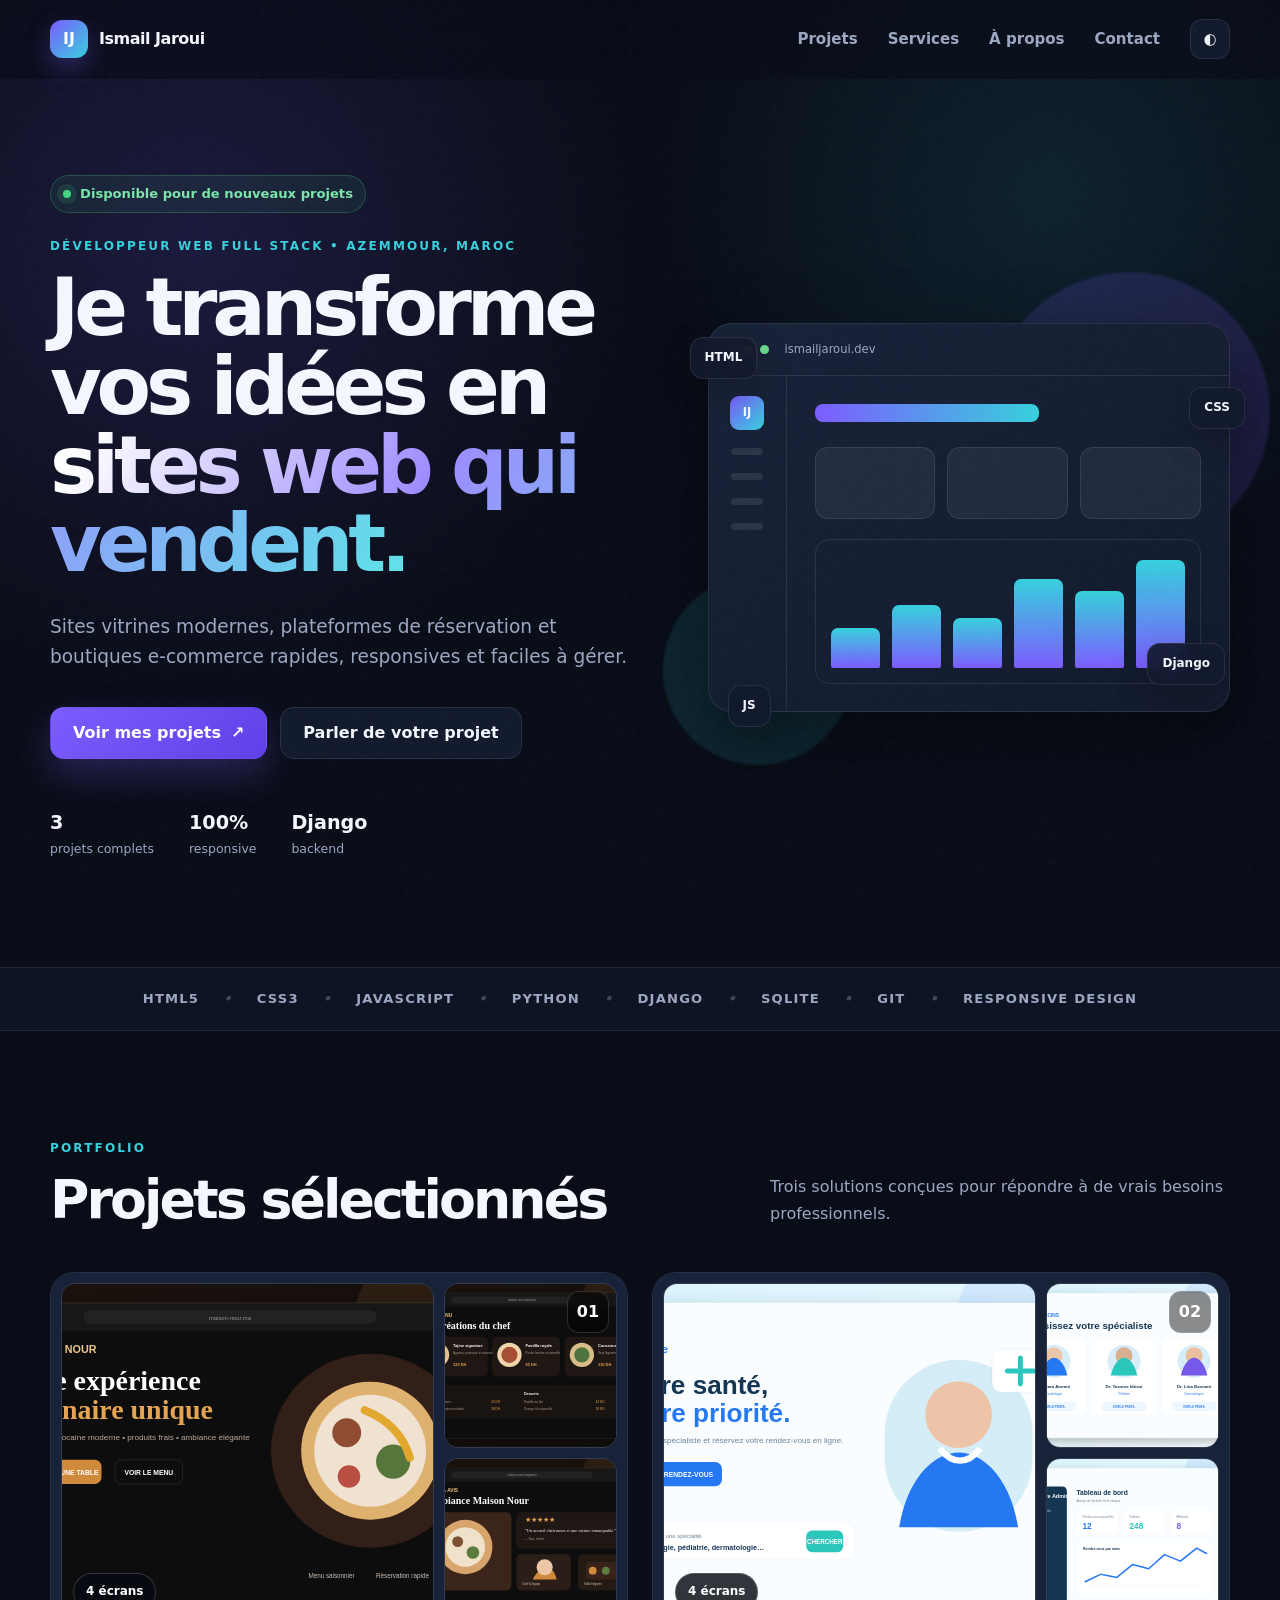
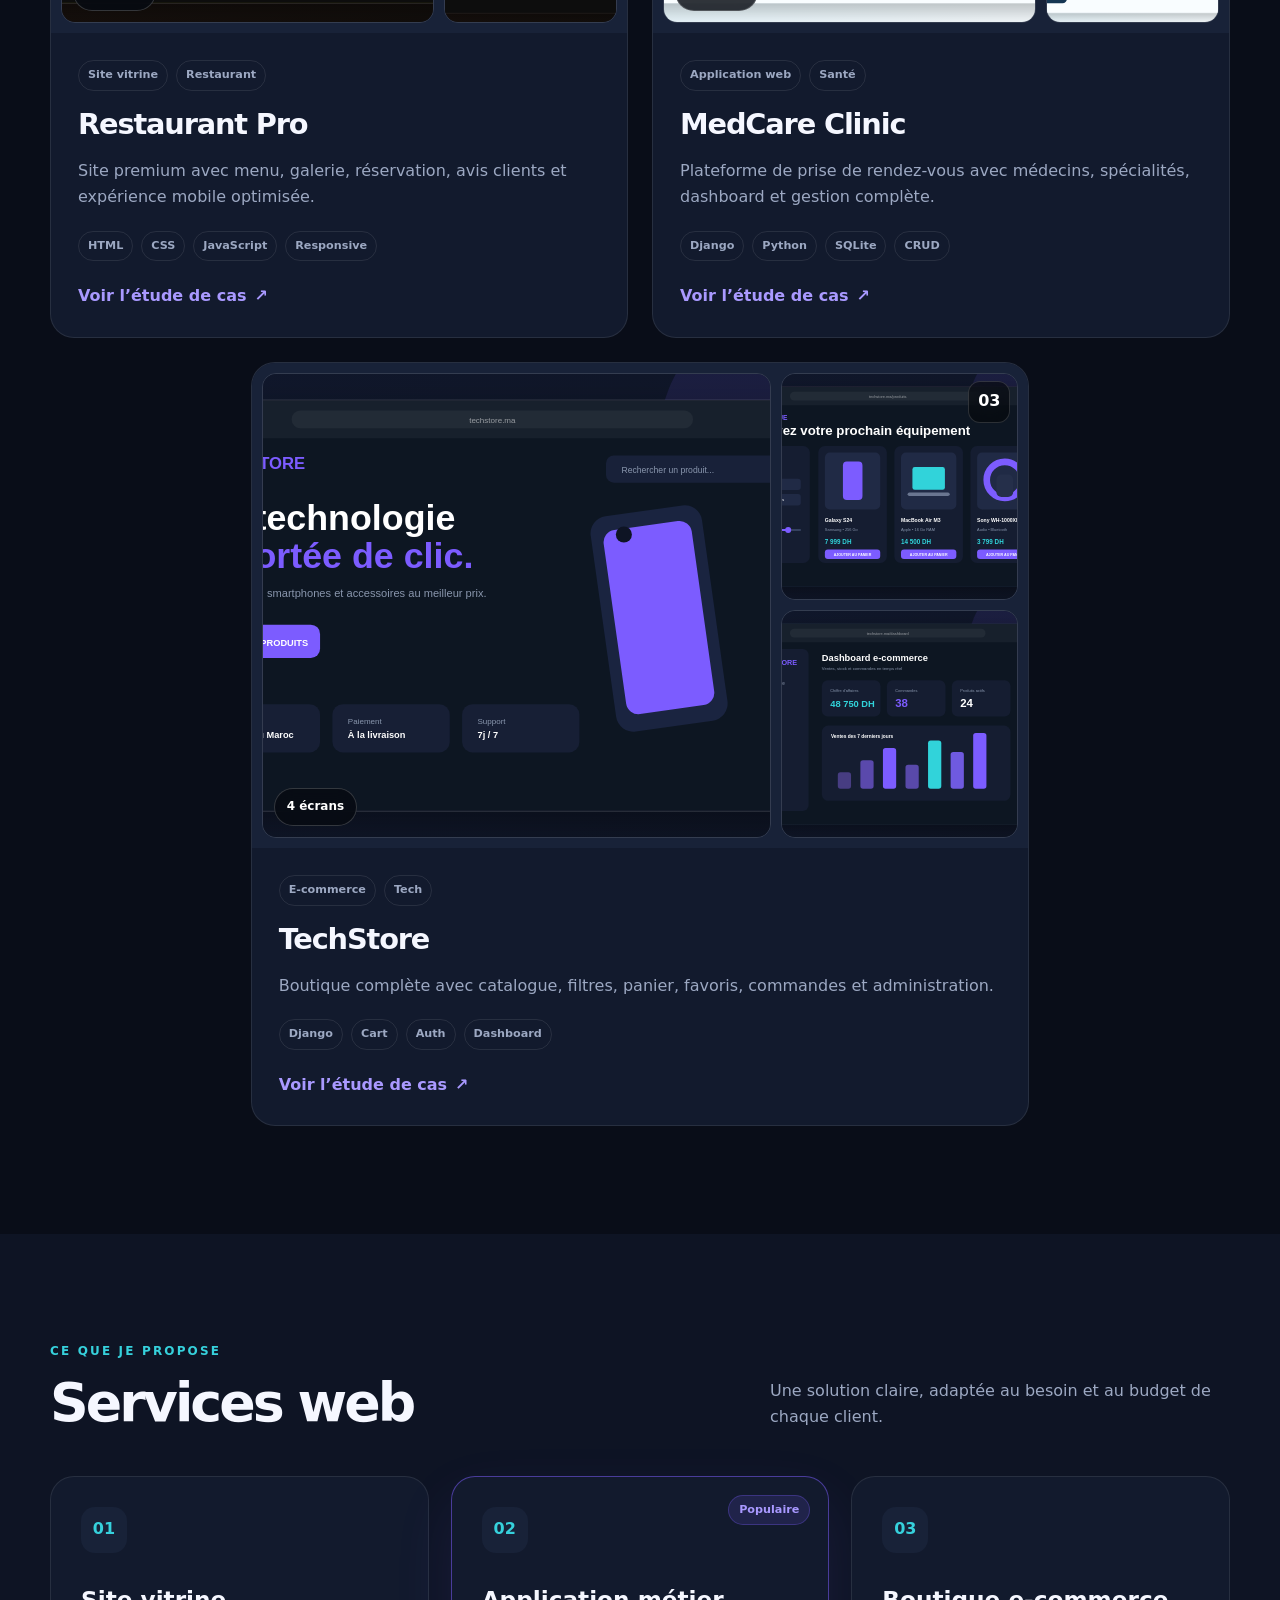
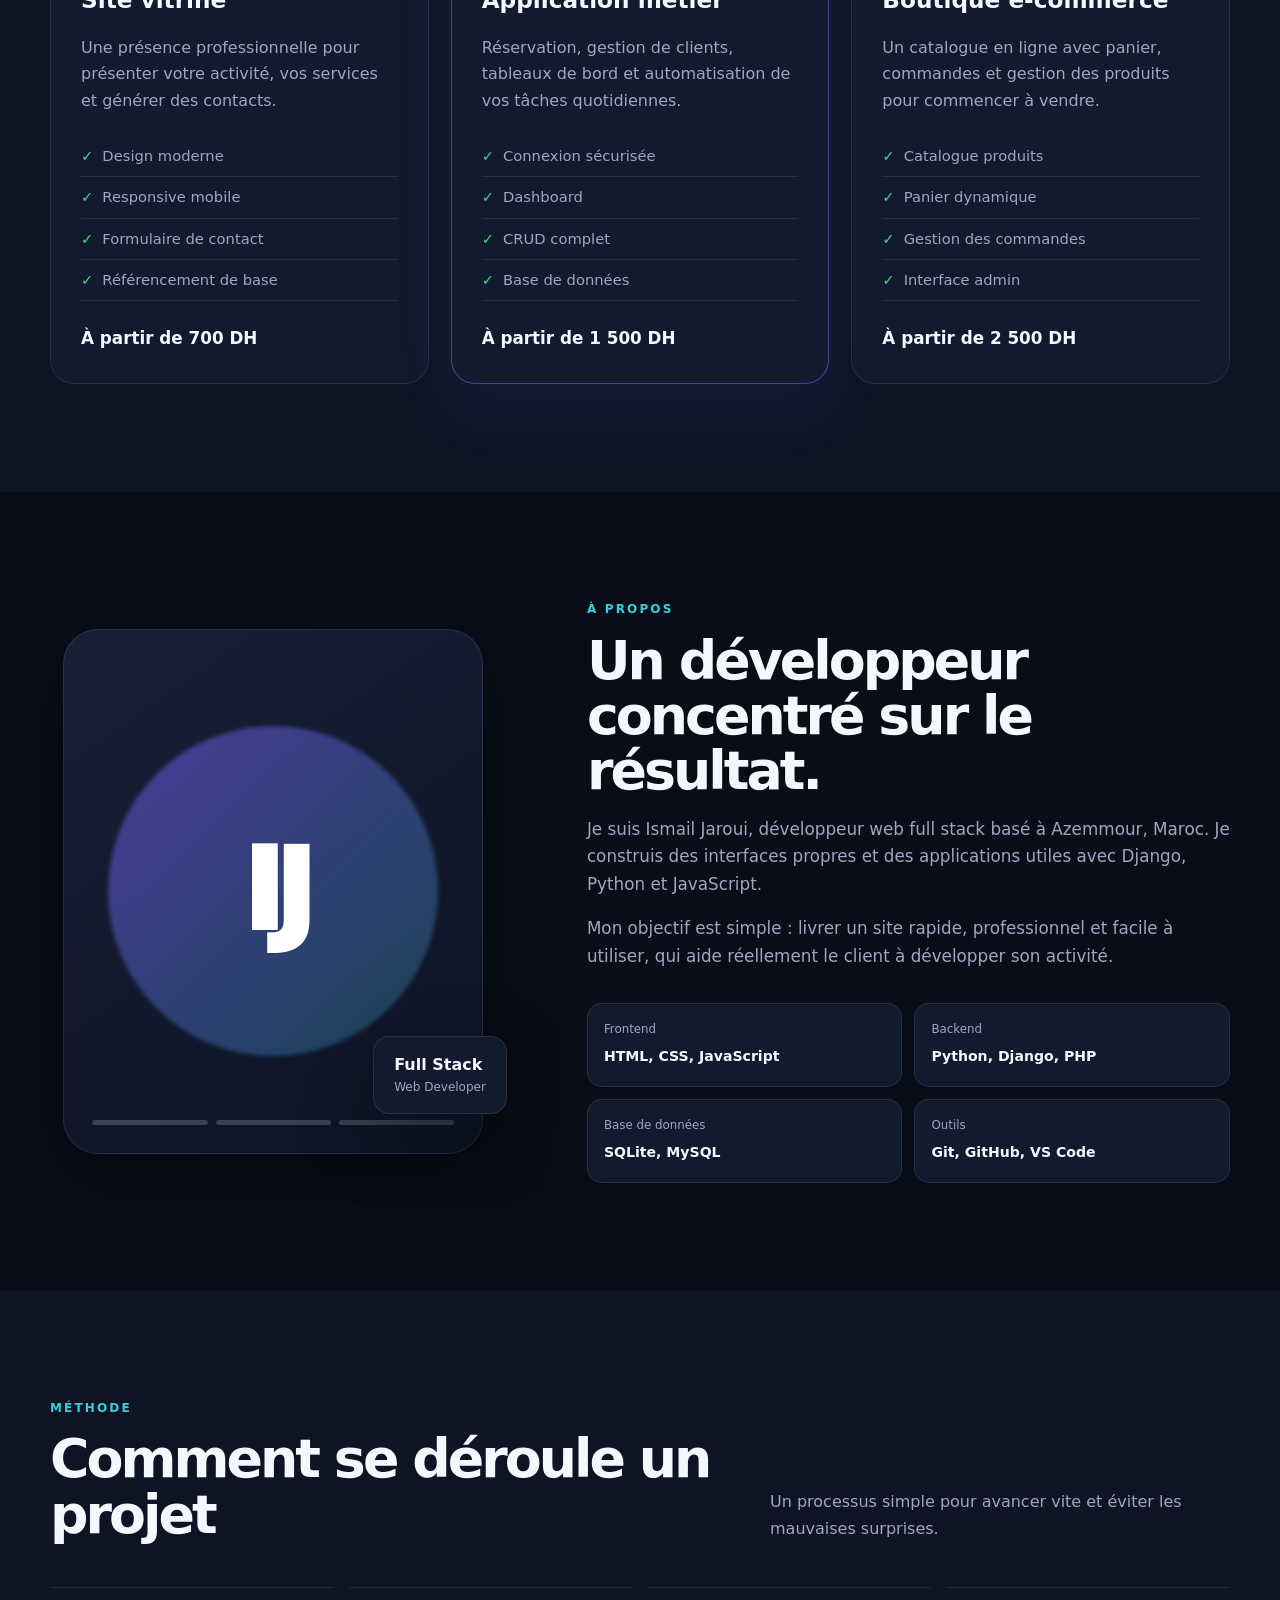
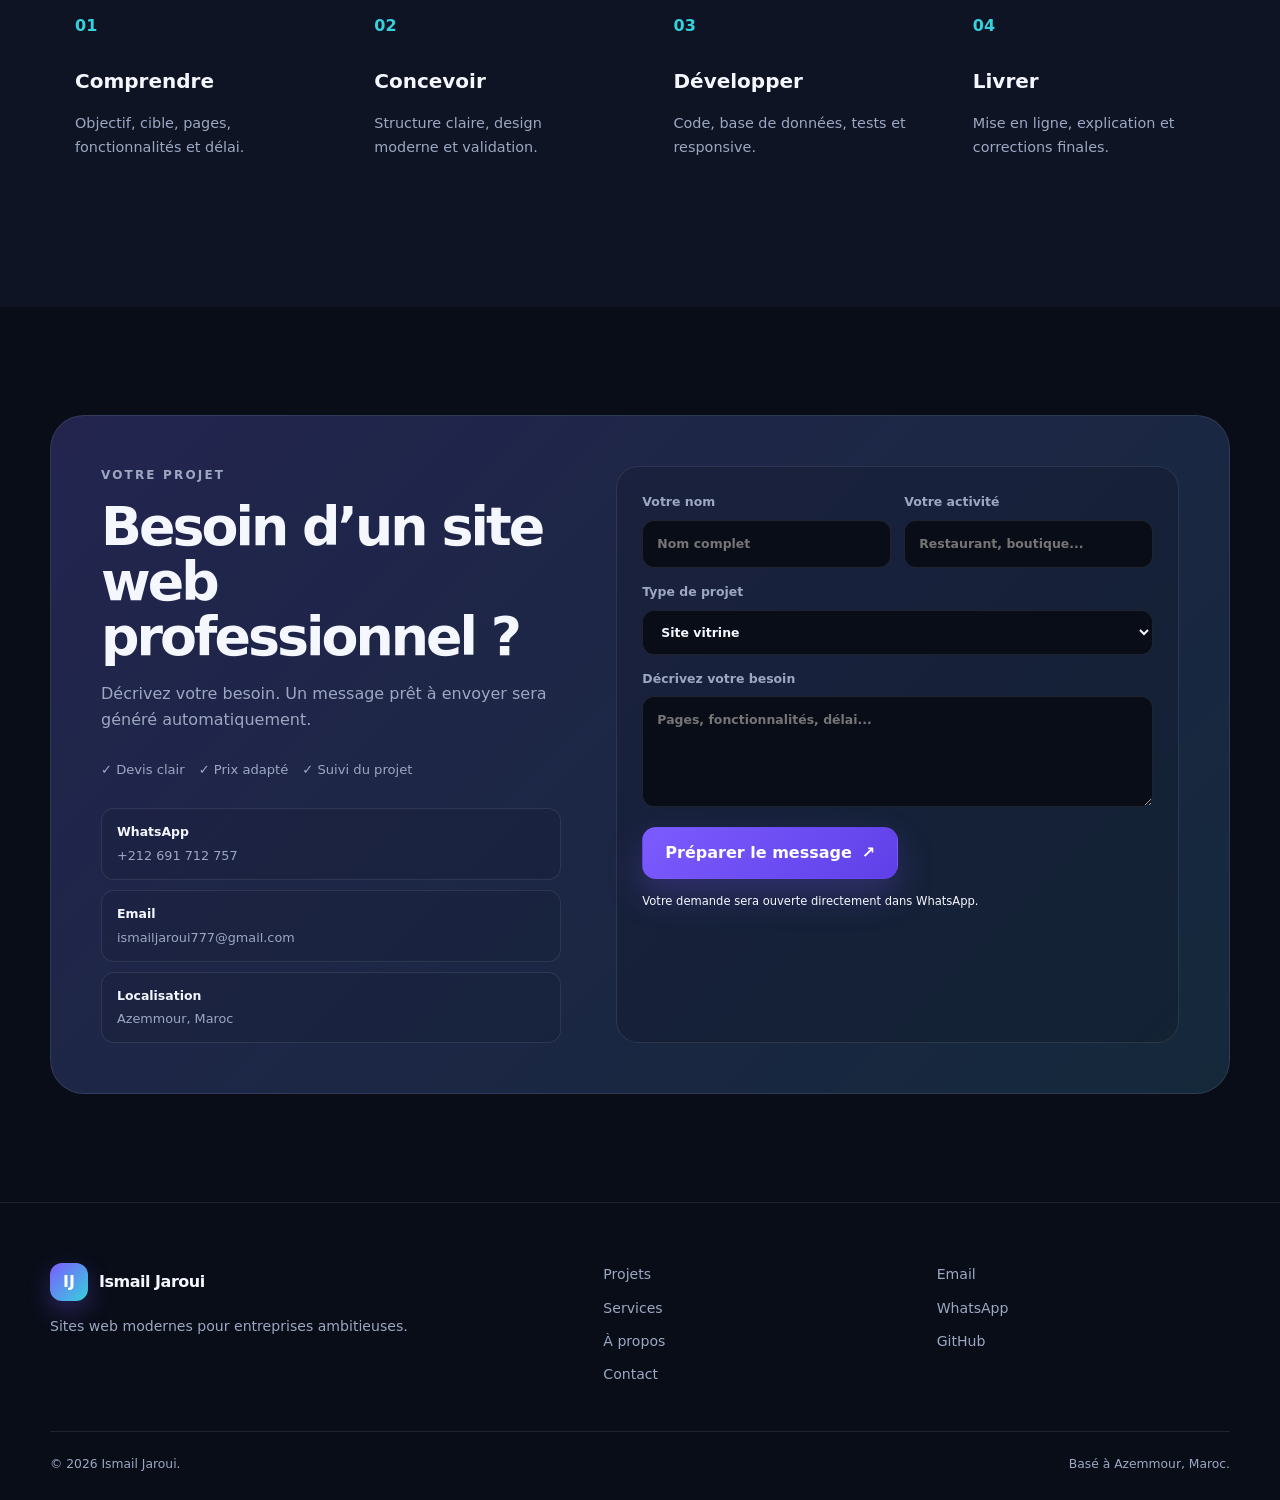
<file: index.html>
<!doctype html>
<html lang="fr" data-theme="dark">
<head>
  <meta charset="utf-8">
  <meta name="viewport" content="width=device-width, initial-scale=1">
  <meta name="description" content="Portfolio d'Ismail Jaroui, développeur web full stack au Maroc. Sites vitrines, plateformes de réservation et boutiques e-commerce.">
  <meta name="theme-color" content="#0b1020">
  <title>Ismail Jaroui — Développeur Web Full Stack</title>
  <link rel="icon" href="assets/images/favicon.svg" type="image/svg+xml">
  <link rel="stylesheet" href="assets/css/style.css">
</head>
<body>
  <a class="skip-link" href="#main">Aller au contenu</a>
  <div class="noise" aria-hidden="true"></div>

  <header class="site-header" id="top">
    <div class="container nav-wrap">
      <a class="brand" href="#top" aria-label="Accueil Ismail Jaroui">
        <span class="brand-mark">IJ</span>
        <span class="brand-text">Ismail Jaroui</span>
      </a>
      <button class="nav-toggle" type="button" aria-label="Ouvrir le menu" aria-expanded="false">
        <span></span><span></span><span></span>
      </button>
      <nav class="main-nav" aria-label="Navigation principale">
        <a href="#projets">Projets</a>
        <a href="#services">Services</a>
        <a href="#apropos">À propos</a>
        <a href="#contact">Contact</a>
        <button class="theme-toggle" type="button" aria-label="Changer le thème"><span>◐</span></button>
      </nav>
    </div>
  </header>

  <main id="main">
    <section class="hero section">
      <div class="container hero-grid">
        <div class="hero-copy reveal">
          <div class="status-pill"><span></span> Disponible pour de nouveaux projets</div>
          <p class="eyebrow">Développeur Web Full Stack • Azemmour, Maroc</p>
          <h1>Je transforme vos idées en <span class="gradient-text">sites web qui vendent.</span></h1>
          <p class="hero-lead">Sites vitrines modernes, plateformes de réservation et boutiques e-commerce rapides, responsives et faciles à gérer.</p>
          <div class="hero-actions">
            <a class="btn btn-primary" href="#projets">Voir mes projets <span>↗</span></a>
            <a class="btn btn-secondary" href="#contact">Parler de votre projet</a>
          </div>
          <div class="hero-stats" aria-label="Chiffres clés">
            <div><strong>3</strong><span>projets complets</span></div>
            <div><strong>100%</strong><span>responsive</span></div>
            <div><strong>Django</strong><span>backend</span></div>
          </div>
        </div>

        <div class="hero-visual reveal delay-1" aria-label="Aperçu du travail">
          <div class="orb orb-one"></div><div class="orb orb-two"></div>
          <div class="browser-card floating-card">
            <div class="browser-top"><i></i><i></i><i></i><span>ismailjaroui.dev</span></div>
            <div class="browser-body">
              <div class="mini-sidebar">
                <div class="mini-logo">IJ</div>
                <span></span><span></span><span></span><span></span>
              </div>
              <div class="mini-content">
                <div class="mini-header"></div>
                <div class="mini-metrics"><b></b><b></b><b></b></div>
                <div class="mini-chart"><span></span><span></span><span></span><span></span><span></span><span></span></div>
              </div>
            </div>
          </div>
          <div class="tech-badge badge-html">HTML</div>
          <div class="tech-badge badge-css">CSS</div>
          <div class="tech-badge badge-js">JS</div>
          <div class="tech-badge badge-django">Django</div>
        </div>
      </div>
    </section>

    <section class="trust-strip" aria-label="Technologies utilisées">
      <div class="container marquee">
        <span>HTML5</span><i>•</i><span>CSS3</span><i>•</i><span>JavaScript</span><i>•</i><span>Python</span><i>•</i><span>Django</span><i>•</i><span>SQLite</span><i>•</i><span>Git</span><i>•</i><span>Responsive Design</span>
      </div>
    </section>

    <section class="section" id="projets">
      <div class="container">
        <div class="section-head reveal">
          <div><p class="eyebrow">Portfolio</p><h2>Projets sélectionnés</h2></div>
          <p>Trois solutions conçues pour répondre à de vrais besoins professionnels.</p>
        </div>

        <div class="project-grid">
          <article class="project-card reveal">
            <a class="project-media project-collage restaurant" href="projects/restaurant.html" aria-label="Voir le projet Restaurant Pro">
              <img class="collage-main" src="assets/images/projects/restaurant/01-accueil.svg" alt="Accueil Restaurant Pro">
              <img class="collage-small top" src="assets/images/projects/restaurant/02-menu.svg" alt="Deuxième écran Restaurant Pro">
              <img class="collage-small bottom" src="assets/images/projects/restaurant/04-galerie.svg" alt="Dashboard ou galerie Restaurant Pro">
              <span class="screens-badge">4 écrans</span><span class="project-number">01</span>
            </a>
            <div class="project-body">
              <div class="project-meta"><span>Site vitrine</span><span>Restaurant</span></div>
              <h3>Restaurant Pro</h3>
              <p>Site premium avec menu, galerie, réservation, avis clients et expérience mobile optimisée.</p>
              <div class="tags"><span>HTML</span><span>CSS</span><span>JavaScript</span><span>Responsive</span></div>
              <a class="text-link" href="projects/restaurant.html">Voir l’étude de cas <span>↗</span></a>
            </div>
          </article>

          <article class="project-card reveal delay-1">
            <a class="project-media project-collage medcare" href="projects/medcare.html" aria-label="Voir le projet MedCare Clinic">
              <img class="collage-main" src="assets/images/projects/medcare/01-accueil.svg" alt="Accueil MedCare Clinic">
              <img class="collage-small top" src="assets/images/projects/medcare/02-medecins.svg" alt="Deuxième écran MedCare Clinic">
              <img class="collage-small bottom" src="assets/images/projects/medcare/04-dashboard.svg" alt="Dashboard ou galerie MedCare Clinic">
              <span class="screens-badge">4 écrans</span><span class="project-number">02</span>
            </a>
            <div class="project-body">
              <div class="project-meta"><span>Application web</span><span>Santé</span></div>
              <h3>MedCare Clinic</h3>
              <p>Plateforme de prise de rendez-vous avec médecins, spécialités, dashboard et gestion complète.</p>
              <div class="tags"><span>Django</span><span>Python</span><span>SQLite</span><span>CRUD</span></div>
              <a class="text-link" href="projects/medcare.html">Voir l’étude de cas <span>↗</span></a>
            </div>
          </article>

          <article class="project-card reveal delay-2">
            <a class="project-media project-collage techstore" href="projects/techstore.html" aria-label="Voir le projet TechStore">
              <img class="collage-main" src="assets/images/projects/techstore/01-accueil.svg" alt="Accueil TechStore">
              <img class="collage-small top" src="assets/images/projects/techstore/02-catalogue.svg" alt="Deuxième écran TechStore">
              <img class="collage-small bottom" src="assets/images/projects/techstore/04-dashboard.svg" alt="Dashboard ou galerie TechStore">
              <span class="screens-badge">4 écrans</span><span class="project-number">03</span>
            </a>
            <div class="project-body">
              <div class="project-meta"><span>E-commerce</span><span>Tech</span></div>
              <h3>TechStore</h3>
              <p>Boutique complète avec catalogue, filtres, panier, favoris, commandes et administration.</p>
              <div class="tags"><span>Django</span><span>Cart</span><span>Auth</span><span>Dashboard</span></div>
              <a class="text-link" href="projects/techstore.html">Voir l’étude de cas <span>↗</span></a>
            </div>
          </article>
        </div>
      </div>
    </section>

    <section class="section services-section" id="services">
      <div class="container">
        <div class="section-head reveal">
          <div><p class="eyebrow">Ce que je propose</p><h2>Services web</h2></div>
          <p>Une solution claire, adaptée au besoin et au budget de chaque client.</p>
        </div>
        <div class="services-grid">
          <article class="service-card reveal"><span class="service-icon">01</span><h3>Site vitrine</h3><p>Une présence professionnelle pour présenter votre activité, vos services et générer des contacts.</p><ul><li>Design moderne</li><li>Responsive mobile</li><li>Formulaire de contact</li><li>Référencement de base</li></ul><strong>À partir de 700 DH</strong></article>
          <article class="service-card featured reveal delay-1"><div class="popular">Populaire</div><span class="service-icon">02</span><h3>Application métier</h3><p>Réservation, gestion de clients, tableaux de bord et automatisation de vos tâches quotidiennes.</p><ul><li>Connexion sécurisée</li><li>Dashboard</li><li>CRUD complet</li><li>Base de données</li></ul><strong>À partir de 1 500 DH</strong></article>
          <article class="service-card reveal delay-2"><span class="service-icon">03</span><h3>Boutique e-commerce</h3><p>Un catalogue en ligne avec panier, commandes et gestion des produits pour commencer à vendre.</p><ul><li>Catalogue produits</li><li>Panier dynamique</li><li>Gestion des commandes</li><li>Interface admin</li></ul><strong>À partir de 2 500 DH</strong></article>
        </div>
      </div>
    </section>

    <section class="section about-section" id="apropos">
      <div class="container about-grid">
        <div class="about-visual reveal">
          <div class="portrait-card">
            <div class="portrait-initials">IJ</div>
            <div class="portrait-lines"><span></span><span></span><span></span></div>
          </div>
          <div class="experience-chip"><strong>Full Stack</strong><span>Web Developer</span></div>
        </div>
        <div class="about-copy reveal delay-1">
          <p class="eyebrow">À propos</p>
          <h2>Un développeur concentré sur le résultat.</h2>
          <p>Je suis Ismail Jaroui, développeur web full stack basé à Azemmour, Maroc. Je construis des interfaces propres et des applications utiles avec Django, Python et JavaScript.</p>
          <p>Mon objectif est simple : livrer un site rapide, professionnel et facile à utiliser, qui aide réellement le client à développer son activité.</p>
          <div class="skill-list">
            <div><span>Frontend</span><strong>HTML, CSS, JavaScript</strong></div>
            <div><span>Backend</span><strong>Python, Django, PHP</strong></div>
            <div><span>Base de données</span><strong>SQLite, MySQL</strong></div>
            <div><span>Outils</span><strong>Git, GitHub, VS Code</strong></div>
          </div>
        </div>
      </div>
    </section>

    <section class="section process-section">
      <div class="container">
        <div class="section-head reveal"><div><p class="eyebrow">Méthode</p><h2>Comment se déroule un projet</h2></div><p>Un processus simple pour avancer vite et éviter les mauvaises surprises.</p></div>
        <div class="process-grid">
          <div class="process-step reveal"><span>01</span><h3>Comprendre</h3><p>Objectif, cible, pages, fonctionnalités et délai.</p></div>
          <div class="process-step reveal delay-1"><span>02</span><h3>Concevoir</h3><p>Structure claire, design moderne et validation.</p></div>
          <div class="process-step reveal delay-2"><span>03</span><h3>Développer</h3><p>Code, base de données, tests et responsive.</p></div>
          <div class="process-step reveal delay-3"><span>04</span><h3>Livrer</h3><p>Mise en ligne, explication et corrections finales.</p></div>
        </div>
      </div>
    </section>

    <section class="section contact-section" id="contact">
      <div class="container contact-card reveal">
        <div class="contact-copy">
          <p class="eyebrow">Votre projet</p>
          <h2>Besoin d’un site web professionnel ?</h2>
          <p>Décrivez votre besoin. Un message prêt à envoyer sera généré automatiquement.</p>
          <div class="contact-points"><span>✓ Devis clair</span><span>✓ Prix adapté</span><span>✓ Suivi du projet</span></div>
          <div class="direct-contact">
            <a href="https://wa.me/212691712757" target="_blank" rel="noopener"><strong>WhatsApp</strong><span>+212 691 712 757</span></a>
            <a href="mailto:ismailjaroui777@gmail.com"><strong>Email</strong><span>ismailjaroui777@gmail.com</span></a>
            <div><strong>Localisation</strong><span>Azemmour, Maroc</span></div>
          </div>
        </div>
        <form class="contact-form" id="contactForm">
          <div class="form-row">
            <label>Votre nom<input type="text" id="name" placeholder="Nom complet" required></label>
            <label>Votre activité<input type="text" id="business" placeholder="Restaurant, boutique..." required></label>
          </div>
          <label>Type de projet<select id="projectType"><option>Site vitrine</option><option>Application de réservation</option><option>Boutique e-commerce</option><option>Autre projet</option></select></label>
          <label>Décrivez votre besoin<textarea id="message" rows="4" placeholder="Pages, fonctionnalités, délai..." required></textarea></label>
          <div class="form-actions">
            <button class="btn btn-primary" type="submit">Préparer le message <span>↗</span></button>
            <button class="btn btn-secondary hidden" type="button" id="copyMessage">Copier le message</button>
          </div>
          <p class="form-note" id="formNote">Le formulaire ouvrira directement WhatsApp avec votre demande prête à envoyer.</p>
        </form>
      </div>
    </section>
  </main>

  <footer class="site-footer">
    <div class="container footer-grid">
      <div><a class="brand" href="#top"><span class="brand-mark">IJ</span><span class="brand-text">Ismail Jaroui</span></a><p>Sites web modernes pour entreprises ambitieuses.</p></div>
      <div class="footer-links"><a href="#projets">Projets</a><a href="#services">Services</a><a href="#apropos">À propos</a><a href="#contact">Contact</a></div>
      <div class="social-links" id="socialLinks"></div>
    </div>
    <div class="container footer-bottom"><span>© <span id="year"></span> Ismail Jaroui.</span><span>Basé à Azemmour, Maroc.</span></div>
  </footer>

  <div class="toast" id="toast" role="status" aria-live="polite"></div>
  <script src="assets/js/config.js"></script>
  <script src="assets/js/main.js"></script>
</body>
</html>
</file>
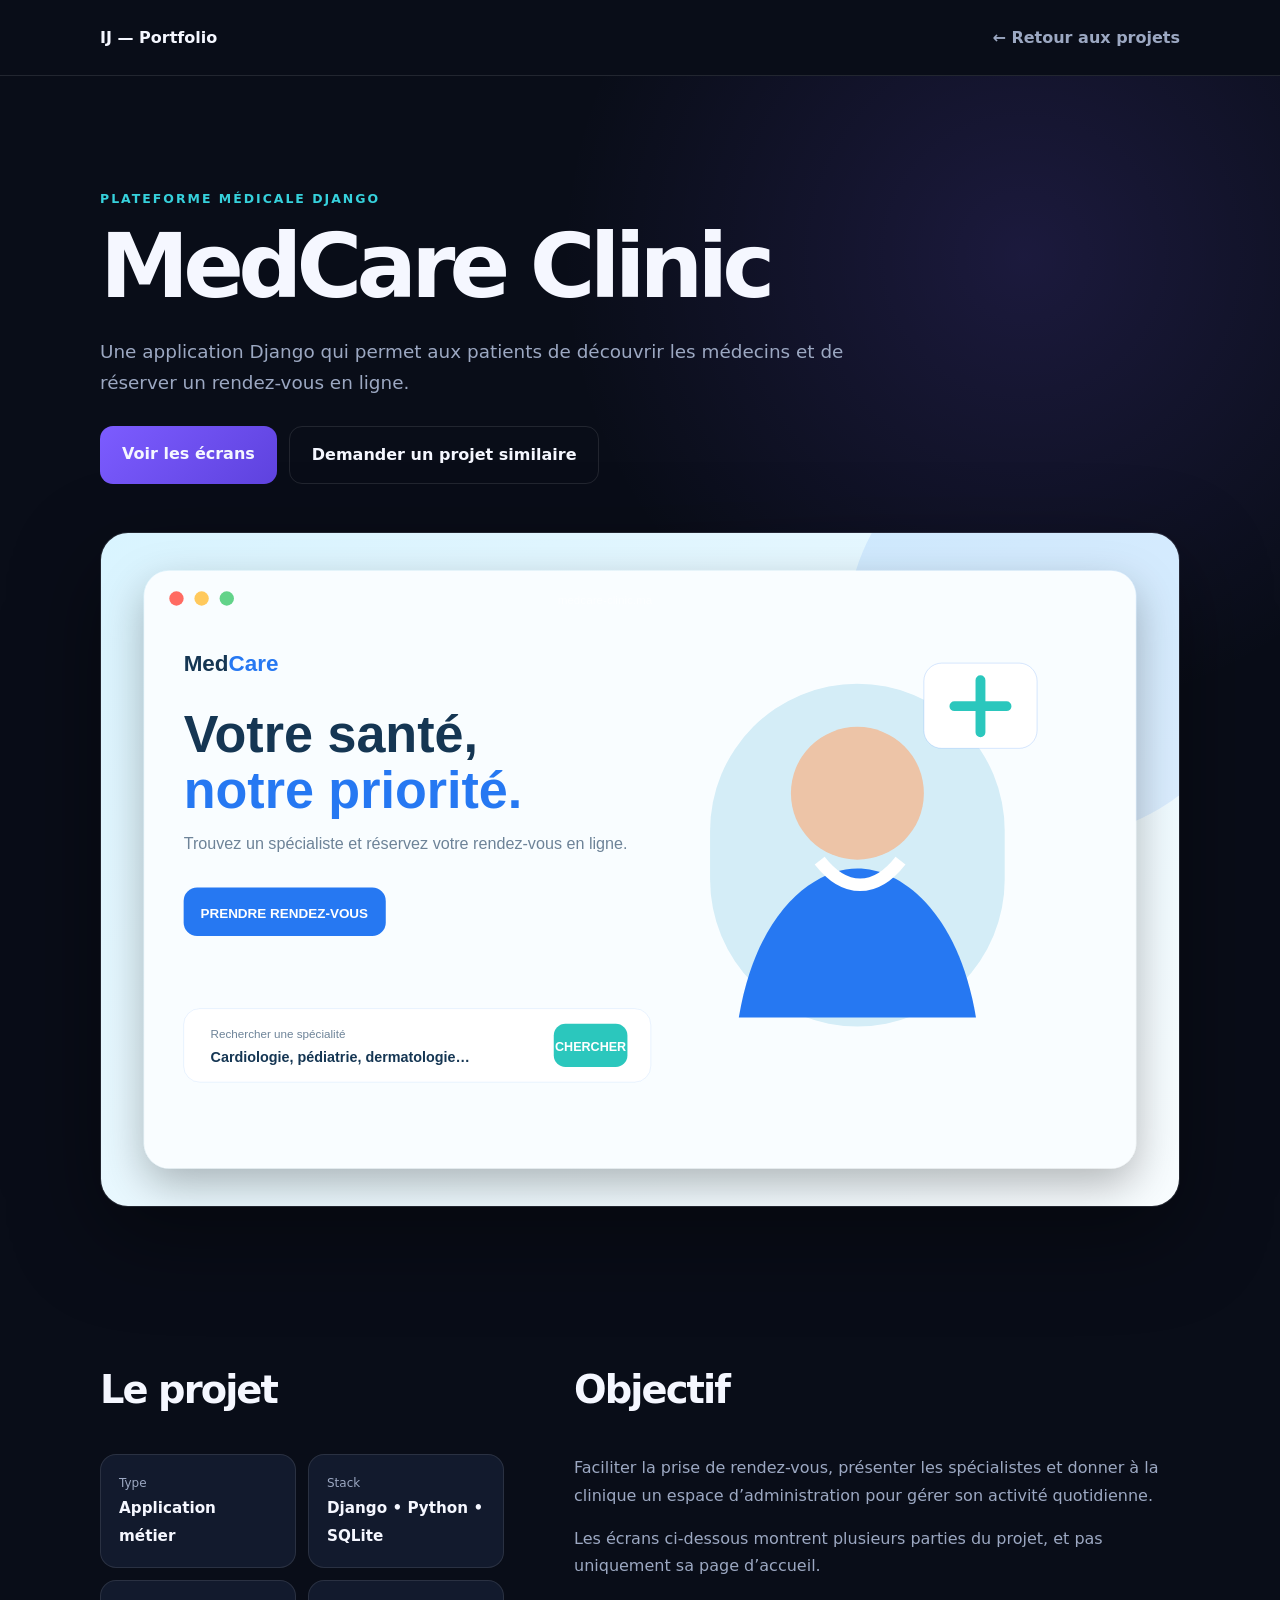
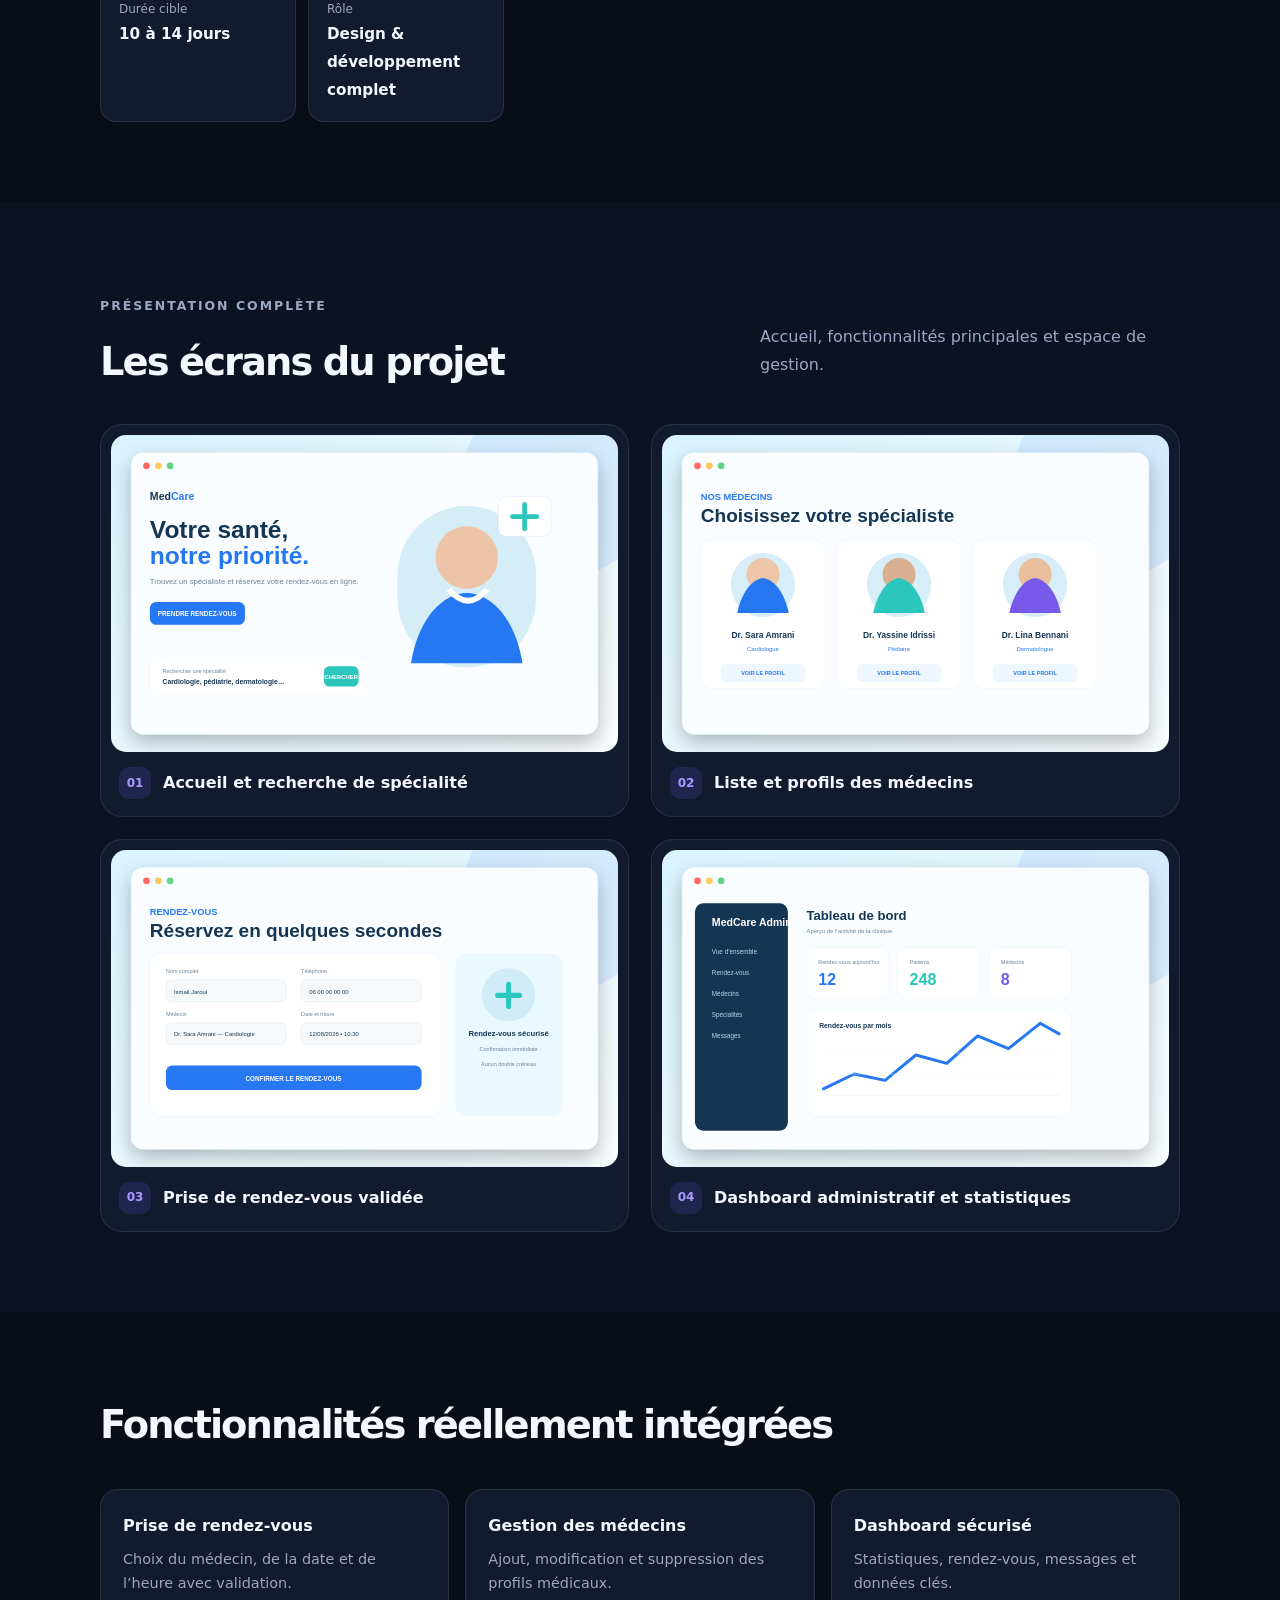
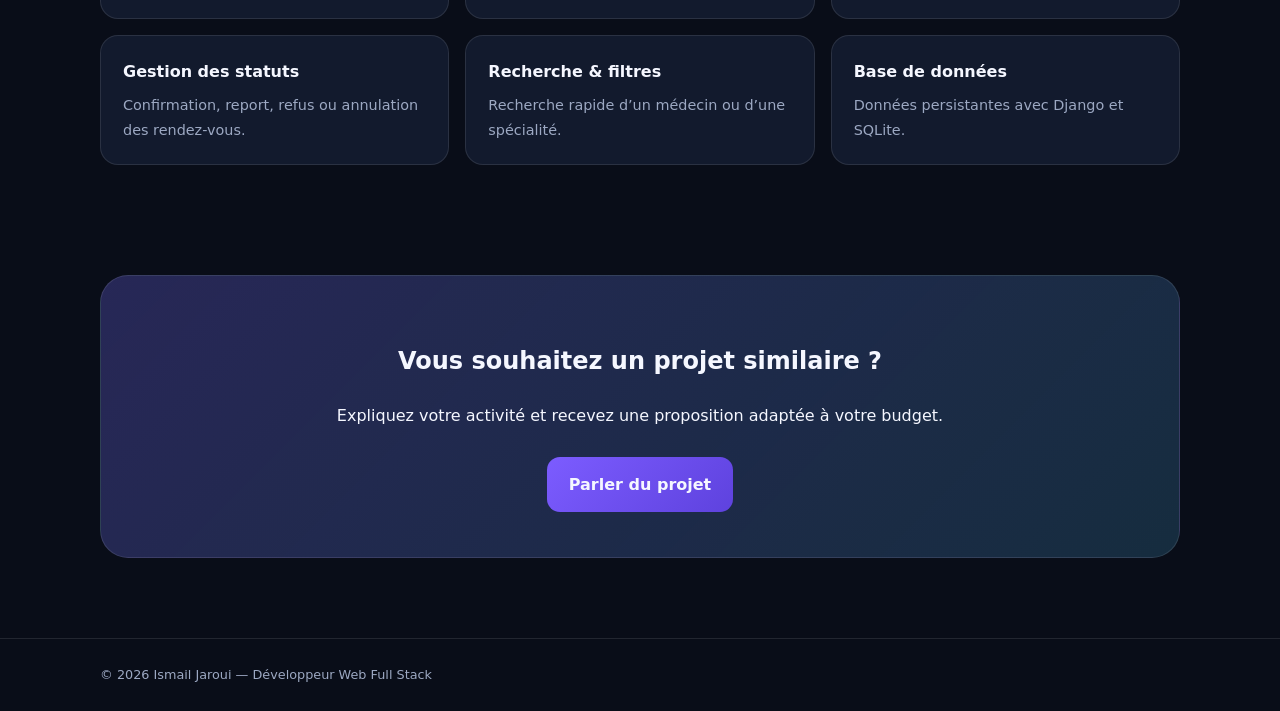
<file: projects/medcare.html>
<!doctype html>
<html lang="fr"><head><meta charset="utf-8"><meta name="viewport" content="width=device-width,initial-scale=1"><meta name="description" content="Étude de cas MedCare Clinic — projet web réalisé par Ismail Jaroui."><title>MedCare Clinic — Ismail Jaroui</title><link rel="stylesheet" href="project.css"></head><body>
<header class="topbar"><div class="container"><a class="logo" href="../index.html">IJ — Portfolio</a><a class="back" href="../index.html#projets">← Retour aux projets</a></div></header>
<main>
<section class="hero"><div class="container"><p class="kicker">Plateforme médicale Django</p><h1>MedCare Clinic</h1><p class="lead">Une application Django qui permet aux patients de découvrir les médecins et de réserver un rendez-vous en ligne.</p><div class="hero-buttons"><a class="btn" href="#galerie">Voir les écrans</a><a class="btn ghost" href="../index.html#contact">Demander un projet similaire</a></div><img src="../assets/images/projects/medcare/01-accueil.svg" alt="Aperçu principal MedCare Clinic"></div></section>
<section class="section"><div class="container grid"><div><h2>Le projet</h2><div class="facts"><div class="fact"><span>Type</span><strong>Application métier</strong></div><div class="fact"><span>Stack</span><strong>Django • Python • SQLite</strong></div><div class="fact"><span>Durée cible</span><strong>10 à 14 jours</strong></div><div class="fact"><span>Rôle</span><strong>Design & développement complet</strong></div></div></div><div><h2>Objectif</h2><p>Faciliter la prise de rendez-vous, présenter les spécialistes et donner à la clinique un espace d’administration pour gérer son activité quotidienne.</p><p>Les écrans ci-dessous montrent plusieurs parties du projet, et pas uniquement sa page d’accueil.</p></div></div></section>
<section class="section gallery-section" id="galerie"><div class="container"><div class="gallery-head"><div><p class="kicker">Présentation complète</p><h2>Les écrans du projet</h2></div><p>Accueil, fonctionnalités principales et espace de gestion.</p></div><div class="project-gallery"><figure class="shot"><img src="../assets/images/projects/medcare/01-accueil.svg" alt="Accueil et recherche de spécialité"><figcaption><span>01</span>Accueil et recherche de spécialité</figcaption></figure><figure class="shot"><img src="../assets/images/projects/medcare/02-medecins.svg" alt="Liste et profils des médecins"><figcaption><span>02</span>Liste et profils des médecins</figcaption></figure><figure class="shot"><img src="../assets/images/projects/medcare/03-rendez-vous.svg" alt="Prise de rendez-vous validée"><figcaption><span>03</span>Prise de rendez-vous validée</figcaption></figure><figure class="shot"><img src="../assets/images/projects/medcare/04-dashboard.svg" alt="Dashboard administratif et statistiques"><figcaption><span>04</span>Dashboard administratif et statistiques</figcaption></figure></div></div></section>
<section class="section"><div class="container"><h2>Fonctionnalités réellement intégrées</h2><div class="features six"><article class="feature"><b>Prise de rendez-vous</b><p>Choix du médecin, de la date et de l’heure avec validation.</p></article><article class="feature"><b>Gestion des médecins</b><p>Ajout, modification et suppression des profils médicaux.</p></article><article class="feature"><b>Dashboard sécurisé</b><p>Statistiques, rendez-vous, messages et données clés.</p></article><article class="feature"><b>Gestion des statuts</b><p>Confirmation, report, refus ou annulation des rendez-vous.</p></article><article class="feature"><b>Recherche &amp; filtres</b><p>Recherche rapide d’un médecin ou d’une spécialité.</p></article><article class="feature"><b>Base de données</b><p>Données persistantes avec Django et SQLite.</p></article></div></div></section>
<section class="container cta"><h2>Vous souhaitez un projet similaire ?</h2><p>Expliquez votre activité et recevez une proposition adaptée à votre budget.</p><a class="btn" href="../index.html#contact">Parler du projet</a></section>
</main><footer class="footer"><div class="container">© <span id="y"></span> Ismail Jaroui — Développeur Web Full Stack</div></footer><script>document.getElementById('y').textContent=new Date().getFullYear()</script></body></html>
</file>
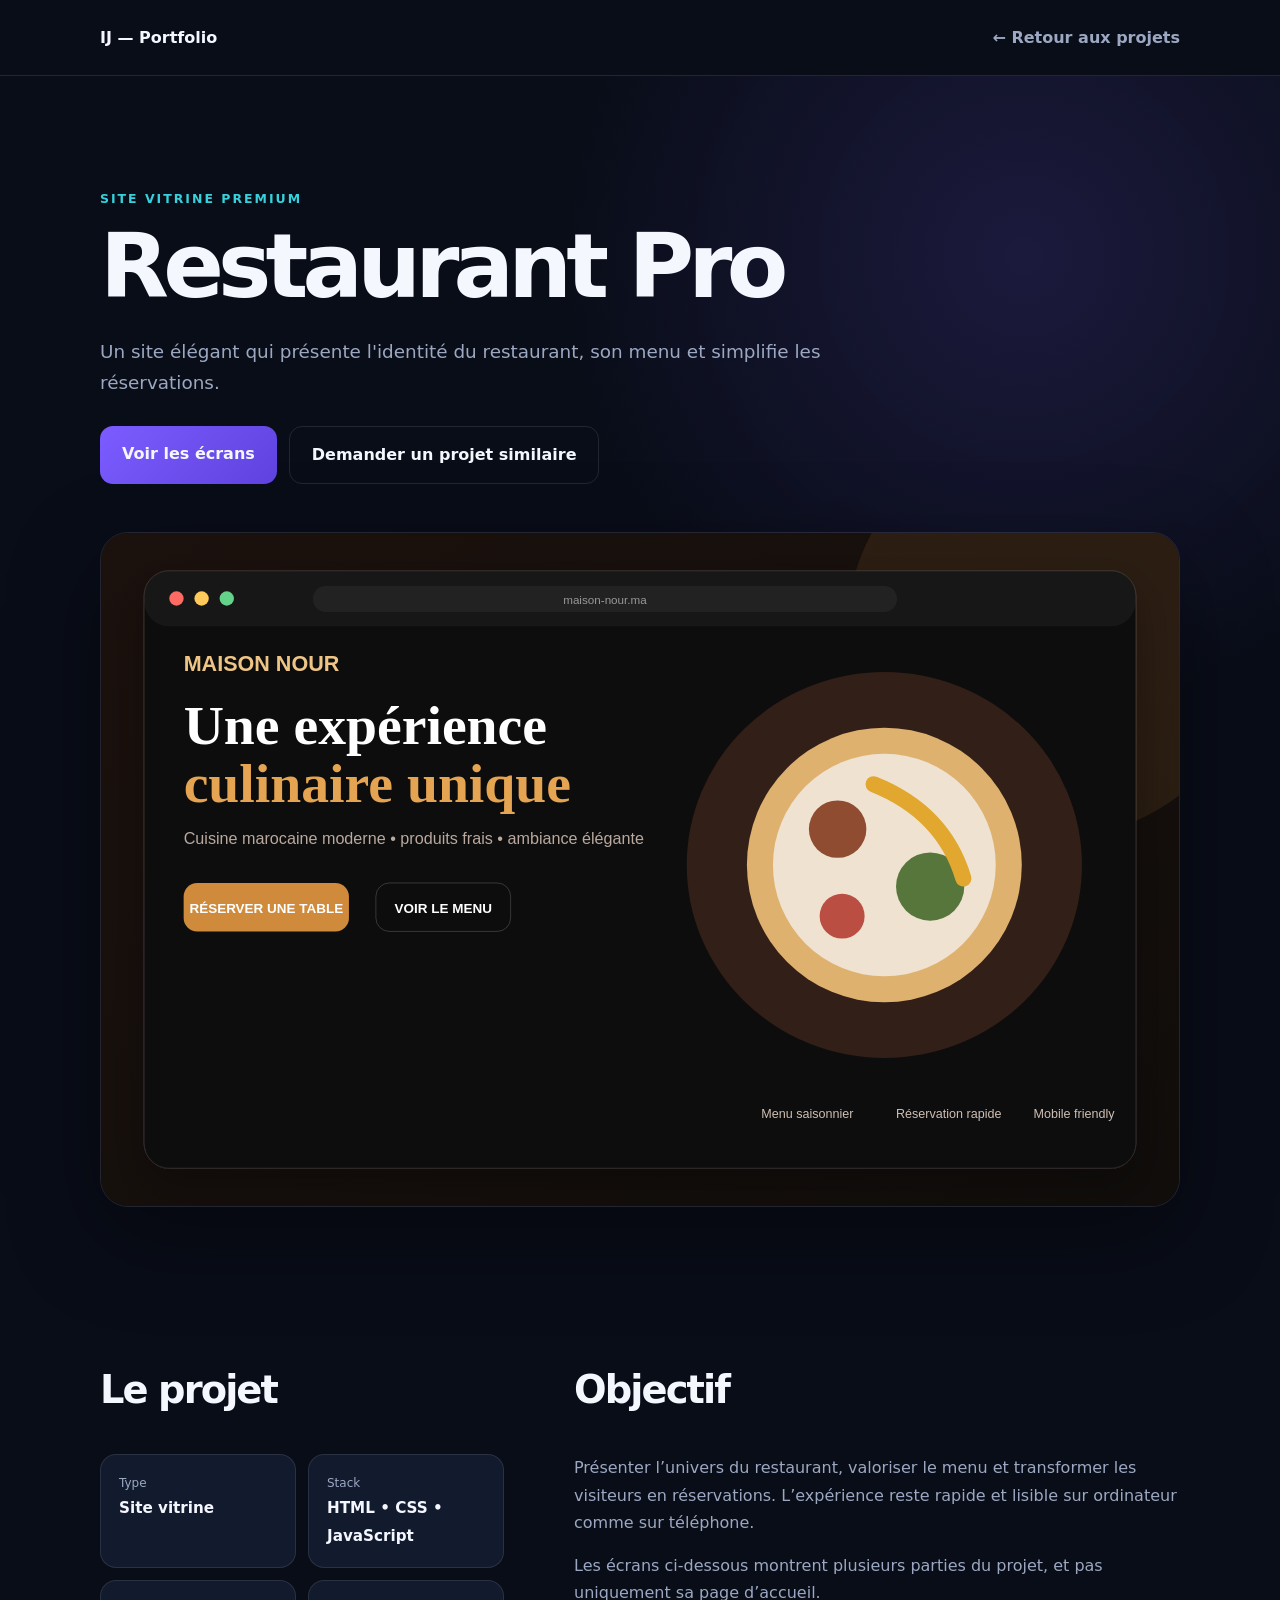
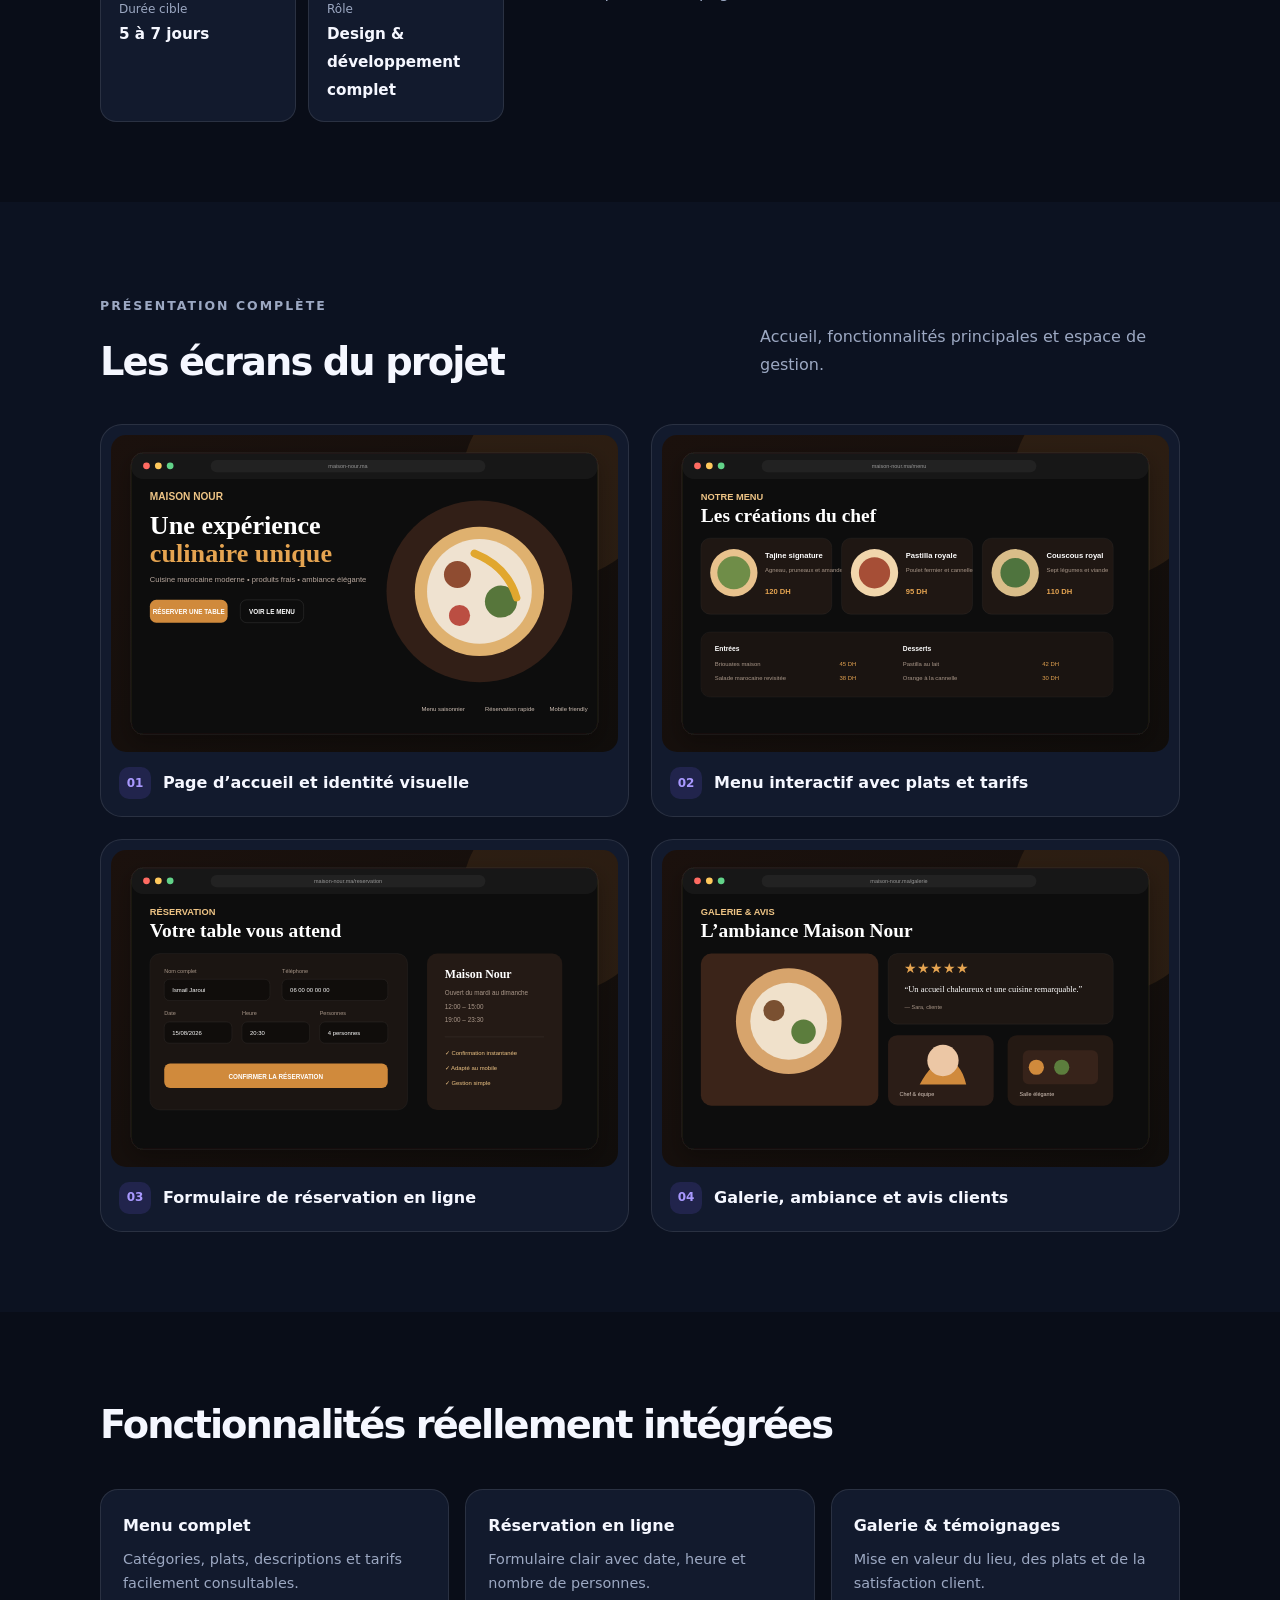
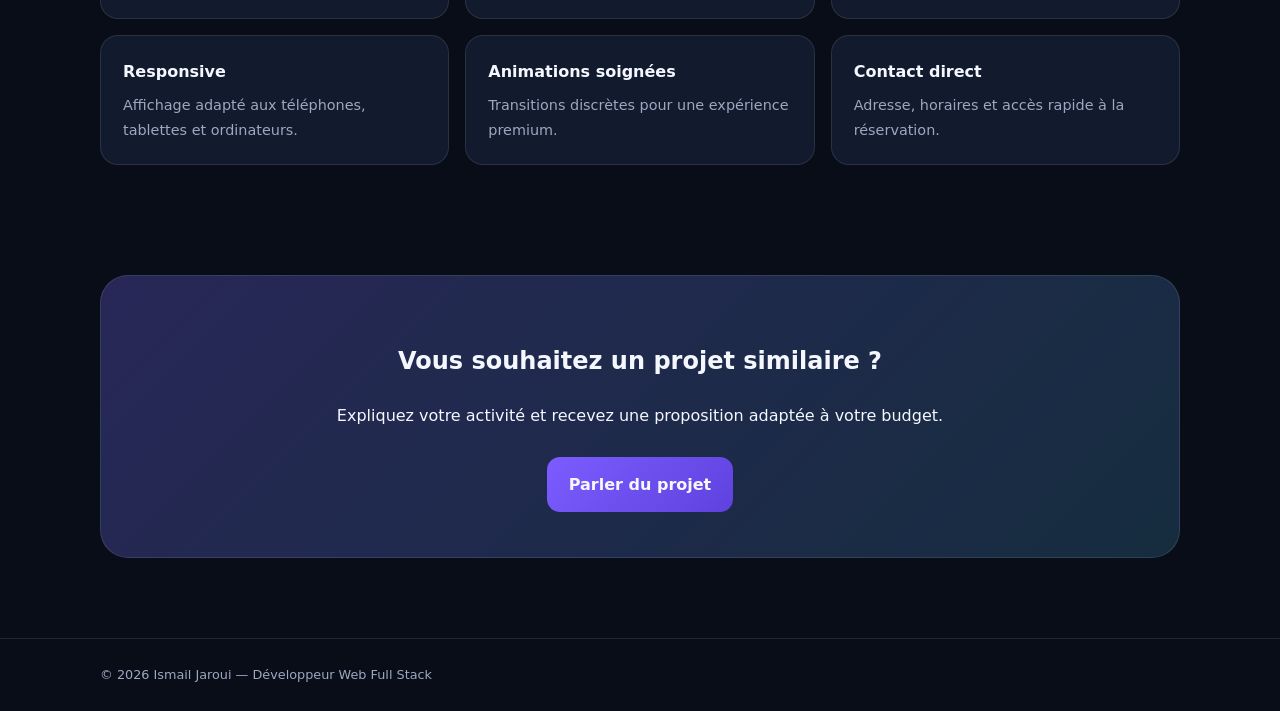
<file: projects/restaurant.html>
<!doctype html>
<html lang="fr"><head><meta charset="utf-8"><meta name="viewport" content="width=device-width,initial-scale=1"><meta name="description" content="Étude de cas Restaurant Pro — projet web réalisé par Ismail Jaroui."><title>Restaurant Pro — Ismail Jaroui</title><link rel="stylesheet" href="project.css"></head><body>
<header class="topbar"><div class="container"><a class="logo" href="../index.html">IJ — Portfolio</a><a class="back" href="../index.html#projets">← Retour aux projets</a></div></header>
<main>
<section class="hero"><div class="container"><p class="kicker">Site vitrine premium</p><h1>Restaurant Pro</h1><p class="lead">Un site élégant qui présente l'identité du restaurant, son menu et simplifie les réservations.</p><div class="hero-buttons"><a class="btn" href="#galerie">Voir les écrans</a><a class="btn ghost" href="../index.html#contact">Demander un projet similaire</a></div><img src="../assets/images/projects/restaurant/01-accueil.svg" alt="Aperçu principal Restaurant Pro"></div></section>
<section class="section"><div class="container grid"><div><h2>Le projet</h2><div class="facts"><div class="fact"><span>Type</span><strong>Site vitrine</strong></div><div class="fact"><span>Stack</span><strong>HTML • CSS • JavaScript</strong></div><div class="fact"><span>Durée cible</span><strong>5 à 7 jours</strong></div><div class="fact"><span>Rôle</span><strong>Design & développement complet</strong></div></div></div><div><h2>Objectif</h2><p>Présenter l’univers du restaurant, valoriser le menu et transformer les visiteurs en réservations. L’expérience reste rapide et lisible sur ordinateur comme sur téléphone.</p><p>Les écrans ci-dessous montrent plusieurs parties du projet, et pas uniquement sa page d’accueil.</p></div></div></section>
<section class="section gallery-section" id="galerie"><div class="container"><div class="gallery-head"><div><p class="kicker">Présentation complète</p><h2>Les écrans du projet</h2></div><p>Accueil, fonctionnalités principales et espace de gestion.</p></div><div class="project-gallery"><figure class="shot"><img src="../assets/images/projects/restaurant/01-accueil.svg" alt="Page d’accueil et identité visuelle"><figcaption><span>01</span>Page d’accueil et identité visuelle</figcaption></figure><figure class="shot"><img src="../assets/images/projects/restaurant/02-menu.svg" alt="Menu interactif avec plats et tarifs"><figcaption><span>02</span>Menu interactif avec plats et tarifs</figcaption></figure><figure class="shot"><img src="../assets/images/projects/restaurant/03-reservation.svg" alt="Formulaire de réservation en ligne"><figcaption><span>03</span>Formulaire de réservation en ligne</figcaption></figure><figure class="shot"><img src="../assets/images/projects/restaurant/04-galerie.svg" alt="Galerie, ambiance et avis clients"><figcaption><span>04</span>Galerie, ambiance et avis clients</figcaption></figure></div></div></section>
<section class="section"><div class="container"><h2>Fonctionnalités réellement intégrées</h2><div class="features six"><article class="feature"><b>Menu complet</b><p>Catégories, plats, descriptions et tarifs facilement consultables.</p></article><article class="feature"><b>Réservation en ligne</b><p>Formulaire clair avec date, heure et nombre de personnes.</p></article><article class="feature"><b>Galerie &amp; témoignages</b><p>Mise en valeur du lieu, des plats et de la satisfaction client.</p></article><article class="feature"><b>Responsive</b><p>Affichage adapté aux téléphones, tablettes et ordinateurs.</p></article><article class="feature"><b>Animations soignées</b><p>Transitions discrètes pour une expérience premium.</p></article><article class="feature"><b>Contact direct</b><p>Adresse, horaires et accès rapide à la réservation.</p></article></div></div></section>
<section class="container cta"><h2>Vous souhaitez un projet similaire ?</h2><p>Expliquez votre activité et recevez une proposition adaptée à votre budget.</p><a class="btn" href="../index.html#contact">Parler du projet</a></section>
</main><footer class="footer"><div class="container">© <span id="y"></span> Ismail Jaroui — Développeur Web Full Stack</div></footer><script>document.getElementById('y').textContent=new Date().getFullYear()</script></body></html>
</file>
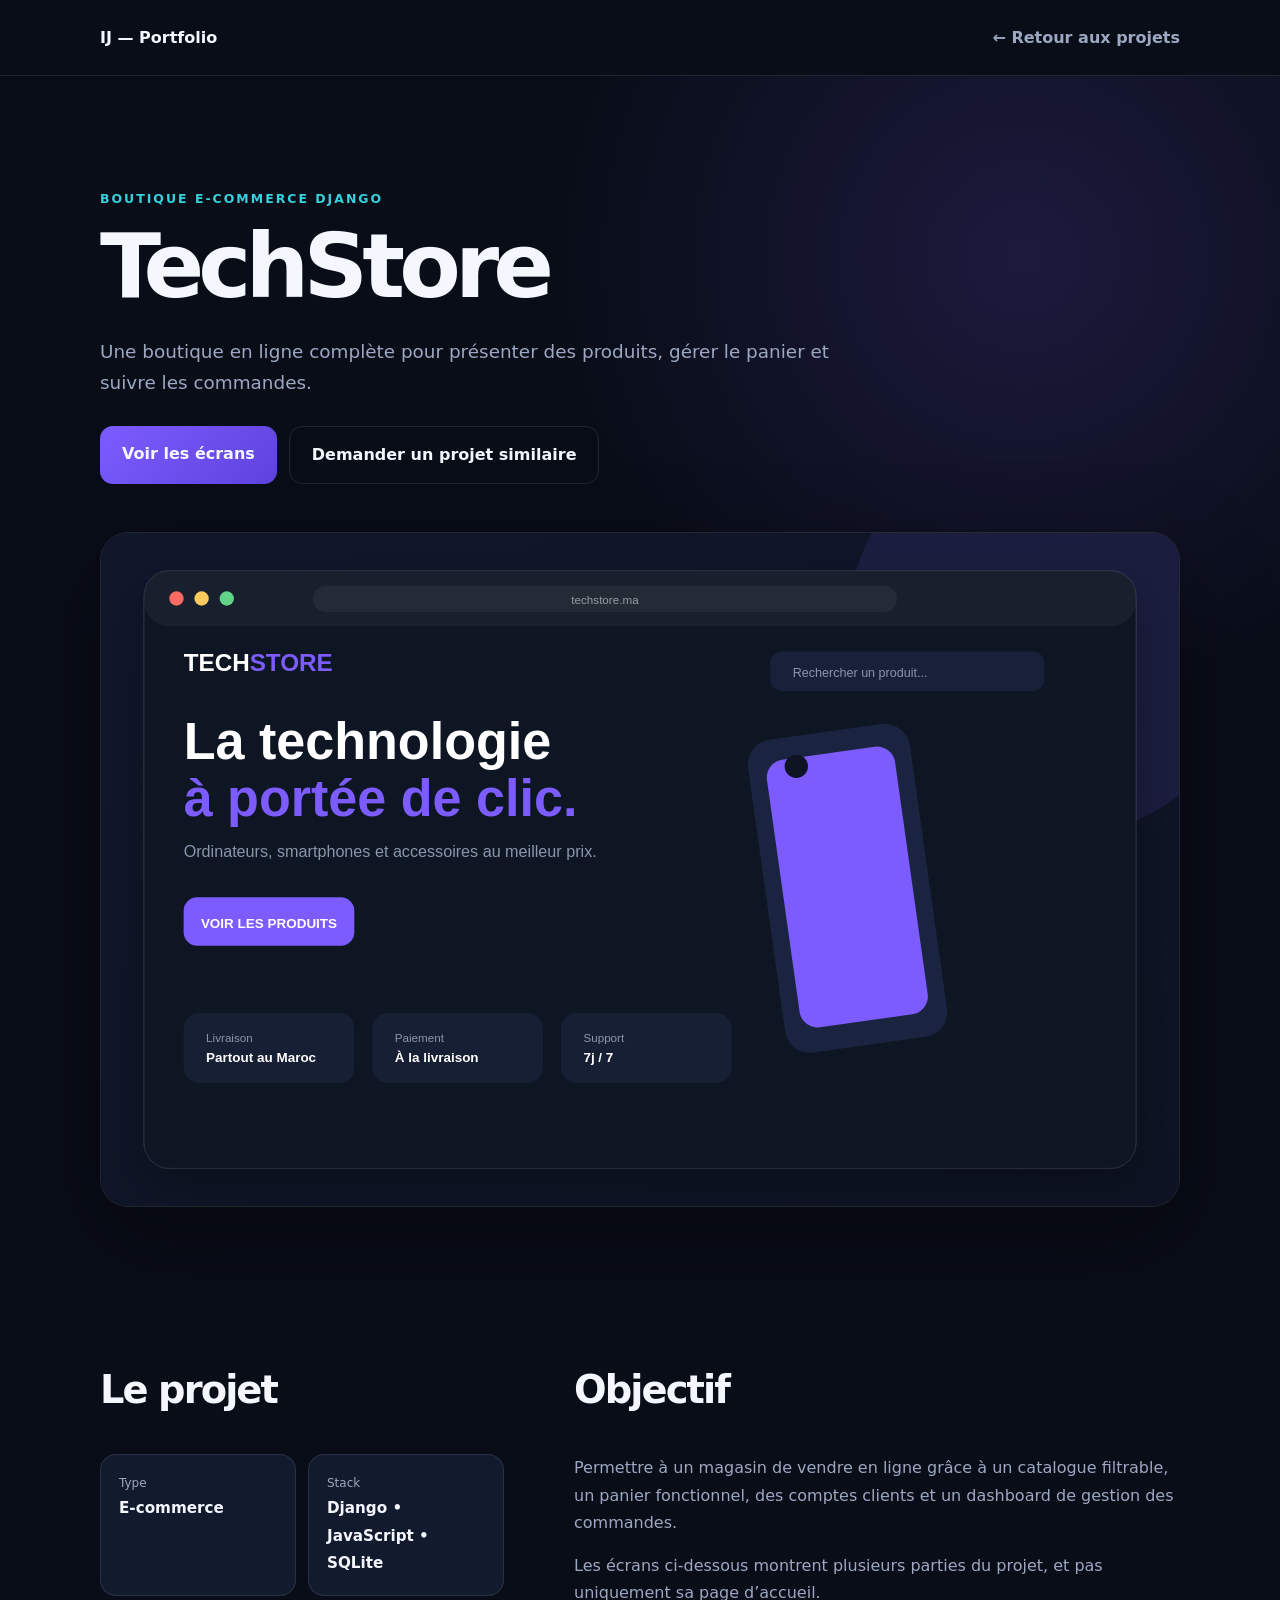
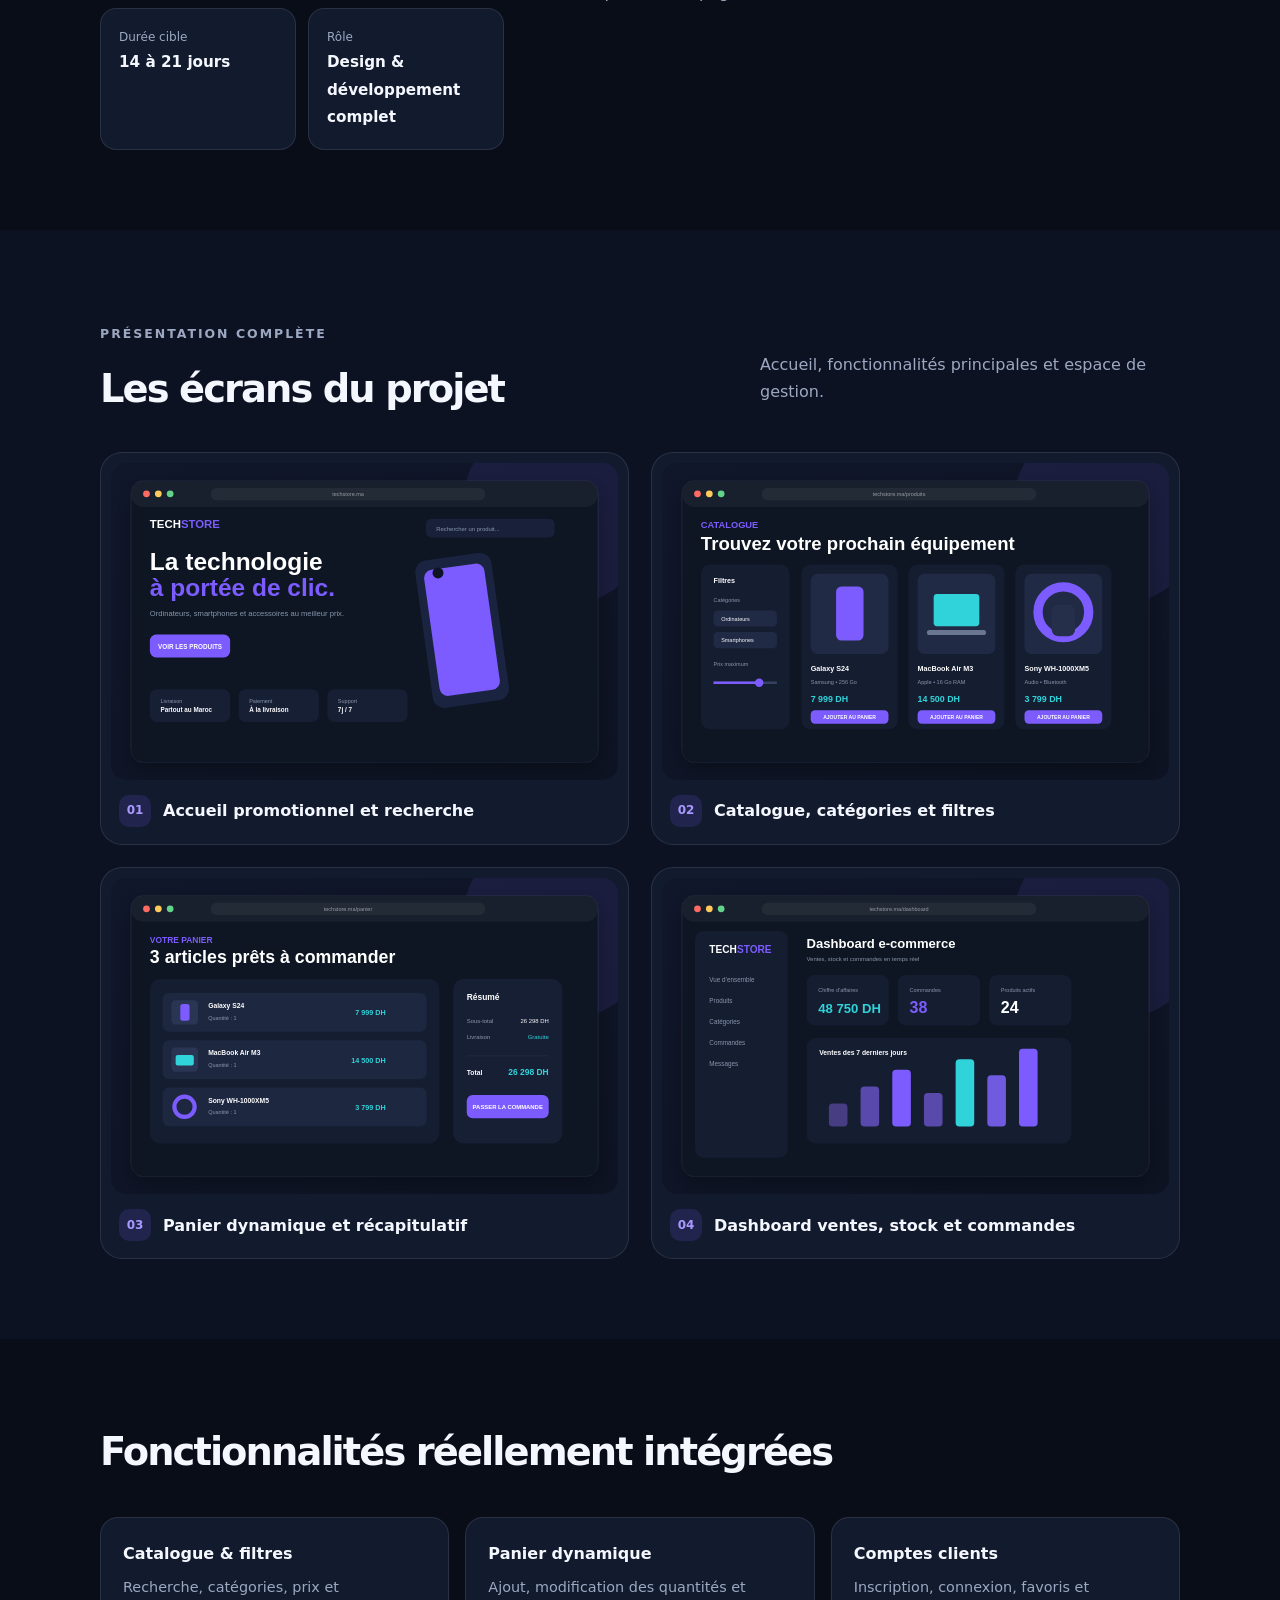
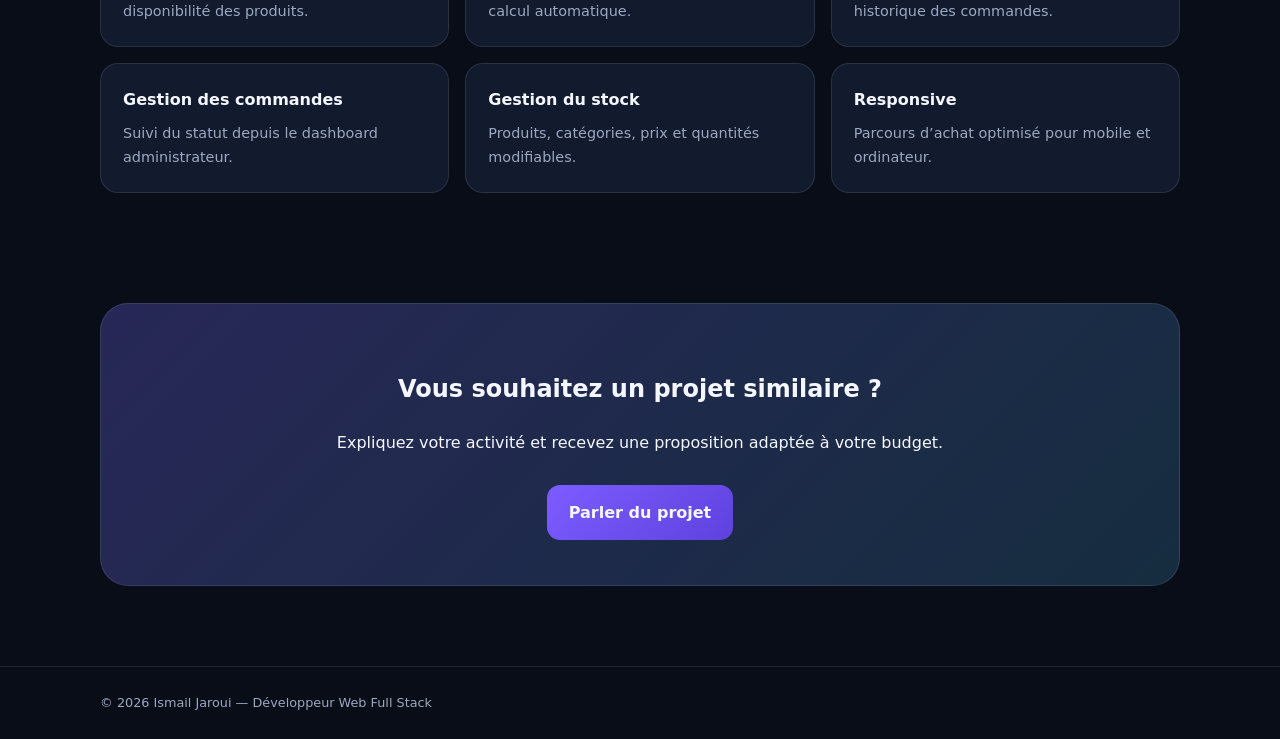
<file: projects/techstore.html>
<!doctype html>
<html lang="fr"><head><meta charset="utf-8"><meta name="viewport" content="width=device-width,initial-scale=1"><meta name="description" content="Étude de cas TechStore — projet web réalisé par Ismail Jaroui."><title>TechStore — Ismail Jaroui</title><link rel="stylesheet" href="project.css"></head><body>
<header class="topbar"><div class="container"><a class="logo" href="../index.html">IJ — Portfolio</a><a class="back" href="../index.html#projets">← Retour aux projets</a></div></header>
<main>
<section class="hero"><div class="container"><p class="kicker">Boutique e-commerce Django</p><h1>TechStore</h1><p class="lead">Une boutique en ligne complète pour présenter des produits, gérer le panier et suivre les commandes.</p><div class="hero-buttons"><a class="btn" href="#galerie">Voir les écrans</a><a class="btn ghost" href="../index.html#contact">Demander un projet similaire</a></div><img src="../assets/images/projects/techstore/01-accueil.svg" alt="Aperçu principal TechStore"></div></section>
<section class="section"><div class="container grid"><div><h2>Le projet</h2><div class="facts"><div class="fact"><span>Type</span><strong>E-commerce</strong></div><div class="fact"><span>Stack</span><strong>Django • JavaScript • SQLite</strong></div><div class="fact"><span>Durée cible</span><strong>14 à 21 jours</strong></div><div class="fact"><span>Rôle</span><strong>Design & développement complet</strong></div></div></div><div><h2>Objectif</h2><p>Permettre à un magasin de vendre en ligne grâce à un catalogue filtrable, un panier fonctionnel, des comptes clients et un dashboard de gestion des commandes.</p><p>Les écrans ci-dessous montrent plusieurs parties du projet, et pas uniquement sa page d’accueil.</p></div></div></section>
<section class="section gallery-section" id="galerie"><div class="container"><div class="gallery-head"><div><p class="kicker">Présentation complète</p><h2>Les écrans du projet</h2></div><p>Accueil, fonctionnalités principales et espace de gestion.</p></div><div class="project-gallery"><figure class="shot"><img src="../assets/images/projects/techstore/01-accueil.svg" alt="Accueil promotionnel et recherche"><figcaption><span>01</span>Accueil promotionnel et recherche</figcaption></figure><figure class="shot"><img src="../assets/images/projects/techstore/02-catalogue.svg" alt="Catalogue, catégories et filtres"><figcaption><span>02</span>Catalogue, catégories et filtres</figcaption></figure><figure class="shot"><img src="../assets/images/projects/techstore/03-panier.svg" alt="Panier dynamique et récapitulatif"><figcaption><span>03</span>Panier dynamique et récapitulatif</figcaption></figure><figure class="shot"><img src="../assets/images/projects/techstore/04-dashboard.svg" alt="Dashboard ventes, stock et commandes"><figcaption><span>04</span>Dashboard ventes, stock et commandes</figcaption></figure></div></div></section>
<section class="section"><div class="container"><h2>Fonctionnalités réellement intégrées</h2><div class="features six"><article class="feature"><b>Catalogue &amp; filtres</b><p>Recherche, catégories, prix et disponibilité des produits.</p></article><article class="feature"><b>Panier dynamique</b><p>Ajout, modification des quantités et calcul automatique.</p></article><article class="feature"><b>Comptes clients</b><p>Inscription, connexion, favoris et historique des commandes.</p></article><article class="feature"><b>Gestion des commandes</b><p>Suivi du statut depuis le dashboard administrateur.</p></article><article class="feature"><b>Gestion du stock</b><p>Produits, catégories, prix et quantités modifiables.</p></article><article class="feature"><b>Responsive</b><p>Parcours d’achat optimisé pour mobile et ordinateur.</p></article></div></div></section>
<section class="container cta"><h2>Vous souhaitez un projet similaire ?</h2><p>Expliquez votre activité et recevez une proposition adaptée à votre budget.</p><a class="btn" href="../index.html#contact">Parler du projet</a></section>
</main><footer class="footer"><div class="container">© <span id="y"></span> Ismail Jaroui — Développeur Web Full Stack</div></footer><script>document.getElementById('y').textContent=new Date().getFullYear()</script></body></html>
</file>
<file: assets/css/style.css>
:root{--bg:#090d18;--bg-2:#0e1424;--surface:#121a2d;--surface-2:#182238;--text:#f5f7ff;--muted:#9ca8c2;--line:rgba(255,255,255,.09);--primary:#7c5cff;--primary-2:#36d1dc;--success:#45d483;--shadow:0 24px 70px rgba(0,0,0,.35);--radius:24px;--container:1180px}
html[data-theme="light"]{--bg:#f5f7fb;--bg-2:#eef1f7;--surface:#fff;--surface-2:#f4f6fb;--text:#11172a;--muted:#667089;--line:rgba(17,23,42,.1);--shadow:0 24px 70px rgba(34,47,74,.12)}
*{box-sizing:border-box}html{scroll-behavior:smooth}body{margin:0;background:var(--bg);color:var(--text);font-family:Inter,ui-sans-serif,system-ui,-apple-system,BlinkMacSystemFont,"Segoe UI",sans-serif;line-height:1.65;overflow-x:hidden}a{color:inherit;text-decoration:none}img{max-width:100%;display:block}button,input,select,textarea{font:inherit}.container{width:min(calc(100% - 40px),var(--container));margin:auto}.section{padding:108px 0}.noise{position:fixed;inset:0;opacity:.025;pointer-events:none;z-index:999;background-image:url("data:image/svg+xml,%3Csvg viewBox='0 0 180 180' xmlns='http://www.w3.org/2000/svg'%3E%3Cfilter id='n'%3E%3CfeTurbulence type='fractalNoise' baseFrequency='.8' numOctaves='3' stitchTiles='stitch'/%3E%3C/filter%3E%3Crect width='100%25' height='100%25' filter='url(%23n)' opacity='.8'/%3E%3C/svg%3E")}.skip-link{position:fixed;left:10px;top:-100px;background:#fff;color:#000;padding:10px 14px;z-index:1000}.skip-link:focus{top:10px}.site-header{position:fixed;top:0;left:0;right:0;z-index:100;background:rgba(9,13,24,.68);backdrop-filter:blur(18px);border-bottom:1px solid transparent;transition:.25s}.site-header.scrolled{border-color:var(--line);background:rgba(9,13,24,.88)}html[data-theme="light"] .site-header{background:rgba(245,247,251,.8)}.nav-wrap{height:78px;display:flex;align-items:center;justify-content:space-between}.brand{display:inline-flex;align-items:center;gap:11px;font-weight:800}.brand-mark{width:38px;height:38px;border-radius:12px;display:grid;place-items:center;color:#fff;background:linear-gradient(135deg,var(--primary),var(--primary-2));box-shadow:0 10px 25px rgba(124,92,255,.3)}.brand-text{letter-spacing:-.03em}.main-nav{display:flex;align-items:center;gap:30px;font-size:.94rem;font-weight:650}.main-nav>a{color:var(--muted);transition:.2s}.main-nav>a:hover{color:var(--text)}.theme-toggle{width:40px;height:40px;border:1px solid var(--line);color:var(--text);background:var(--surface);border-radius:12px;cursor:pointer}.nav-toggle{display:none;border:0;background:none;padding:8px}.nav-toggle span{display:block;width:24px;height:2px;background:var(--text);margin:5px}.hero{min-height:880px;padding-top:175px;display:flex;align-items:center;background:radial-gradient(circle at 15% 25%,rgba(124,92,255,.16),transparent 34%),radial-gradient(circle at 82% 20%,rgba(54,209,220,.11),transparent 30%)}.hero-grid{display:grid;grid-template-columns:1.05fr .95fr;align-items:center;gap:80px}.status-pill{display:inline-flex;align-items:center;gap:9px;border:1px solid rgba(69,212,131,.25);background:rgba(69,212,131,.08);color:#7ce5aa;padding:7px 12px;border-radius:999px;font-size:.82rem;font-weight:700;margin-bottom:24px}.status-pill span{width:8px;height:8px;border-radius:50%;background:var(--success);box-shadow:0 0 0 6px rgba(69,212,131,.12)}.eyebrow{text-transform:uppercase;letter-spacing:.18em;font-size:.75rem;font-weight:800;color:var(--primary-2);margin:0 0 13px}.hero h1{font-size:clamp(3.2rem,6.2vw,6.3rem);line-height:.99;letter-spacing:-.065em;margin:0 0 28px;max-width:870px}.gradient-text{background:linear-gradient(120deg,#fff 5%,#9e8cff 44%,#5ee4e9);-webkit-background-clip:text;background-clip:text;color:transparent}html[data-theme="light"] .gradient-text{background:linear-gradient(120deg,#11172a,#6b48ff,#008f9a);-webkit-background-clip:text;background-clip:text;color:transparent}.hero-lead{font-size:1.16rem;color:var(--muted);max-width:650px;margin:0 0 34px}.hero-actions{display:flex;gap:13px;flex-wrap:wrap}.btn{display:inline-flex;align-items:center;justify-content:center;gap:10px;min-height:52px;padding:0 22px;border-radius:14px;border:1px solid transparent;font-weight:800;cursor:pointer;transition:transform .2s,box-shadow .2s,border .2s}.btn:hover{transform:translateY(-2px)}.btn-primary{color:#fff;background:linear-gradient(135deg,var(--primary),#5f40e8);box-shadow:0 16px 35px rgba(124,92,255,.26)}.btn-secondary{background:var(--surface);border-color:var(--line);color:var(--text)}.hero-stats{display:flex;gap:35px;margin-top:48px}.hero-stats div{display:flex;flex-direction:column}.hero-stats strong{font-size:1.2rem}.hero-stats span{font-size:.78rem;color:var(--muted)}.hero-visual{position:relative;min-height:520px;display:grid;place-items:center}.browser-card{width:100%;max-width:550px;border:1px solid var(--line);border-radius:24px;background:linear-gradient(145deg,var(--surface-2),var(--surface));box-shadow:var(--shadow);overflow:hidden;position:relative;z-index:2}.browser-top{height:52px;border-bottom:1px solid var(--line);display:flex;align-items:center;gap:8px;padding:0 17px}.browser-top i{width:9px;height:9px;border-radius:50%;background:#ff6f61}.browser-top i:nth-child(2){background:#ffcc5c}.browser-top i:nth-child(3){background:#6bdb91}.browser-top span{margin-left:8px;color:var(--muted);font-size:.72rem}.browser-body{height:335px;display:grid;grid-template-columns:78px 1fr}.mini-sidebar{border-right:1px solid var(--line);padding:20px 14px;display:flex;flex-direction:column;align-items:center;gap:18px}.mini-logo{width:34px;height:34px;border-radius:9px;background:linear-gradient(135deg,var(--primary),var(--primary-2));display:grid;place-items:center;font-size:.72rem;font-weight:900}.mini-sidebar span{width:32px;height:7px;border-radius:10px;background:var(--line)}.mini-content{padding:28px}.mini-header{width:58%;height:18px;background:linear-gradient(90deg,var(--primary),var(--primary-2));border-radius:8px;margin-bottom:25px}.mini-metrics{display:grid;grid-template-columns:repeat(3,1fr);gap:12px}.mini-metrics b{height:72px;background:rgba(255,255,255,.06);border:1px solid var(--line);border-radius:13px}.mini-chart{height:145px;margin-top:20px;border:1px solid var(--line);border-radius:14px;padding:15px;display:flex;align-items:flex-end;gap:12px}.mini-chart span{flex:1;background:linear-gradient(var(--primary-2),var(--primary));border-radius:7px 7px 2px 2px}.mini-chart span:nth-child(1){height:35%}.mini-chart span:nth-child(2){height:55%}.mini-chart span:nth-child(3){height:44%}.mini-chart span:nth-child(4){height:78%}.mini-chart span:nth-child(5){height:68%}.mini-chart span:nth-child(6){height:95%}.floating-card{animation:float 5s ease-in-out infinite}.orb{position:absolute;border-radius:50%;filter:blur(1px)}.orb-one{width:280px;height:280px;background:rgba(124,92,255,.17);top:15px;right:-40px}.orb-two{width:190px;height:190px;background:rgba(54,209,220,.12);bottom:12px;left:-45px}.tech-badge{position:absolute;z-index:3;border:1px solid var(--line);background:rgba(18,26,45,.92);backdrop-filter:blur(12px);border-radius:13px;padding:10px 14px;font-size:.75rem;font-weight:900;box-shadow:0 12px 35px rgba(0,0,0,.2)}html[data-theme="light"] .tech-badge{background:rgba(255,255,255,.9)}.badge-html{left:-18px;top:80px}.badge-css{right:-15px;top:130px}.badge-js{left:20px;bottom:50px}.badge-django{right:5px;bottom:92px}@keyframes float{50%{transform:translateY(-12px)}}.trust-strip{padding:20px 0;border-top:1px solid var(--line);border-bottom:1px solid var(--line);background:var(--bg-2);overflow:hidden}.marquee{display:flex;align-items:center;justify-content:center;gap:24px;color:var(--muted);font-size:.82rem;font-weight:800;letter-spacing:.09em;text-transform:uppercase;white-space:nowrap}.marquee i{opacity:.35}.section-head{display:flex;justify-content:space-between;align-items:flex-end;gap:30px;margin-bottom:45px}.section-head h2,.about-copy h2,.contact-copy h2{font-size:clamp(2.3rem,4.2vw,4.2rem);line-height:1.03;letter-spacing:-.055em;margin:0}.section-head>p{max-width:460px;color:var(--muted);margin:0}.project-grid{display:grid;grid-template-columns:repeat(12,1fr);gap:24px}.project-card{grid-column:span 6;background:var(--surface);border:1px solid var(--line);border-radius:var(--radius);overflow:hidden;transition:.3s}.project-card:hover{transform:translateY(-5px);box-shadow:var(--shadow)}.project-card:nth-child(3){grid-column:3/span 8}.project-media{position:relative;display:block;aspect-ratio:16/10;overflow:hidden;background:var(--surface-2)}.project-media img{width:100%;height:100%;object-fit:cover;transition:transform .55s}.project-card:hover .project-media img{transform:scale(1.035)}.project-number{position:absolute;right:18px;top:18px;width:42px;height:42px;display:grid;place-items:center;border-radius:12px;background:rgba(0,0,0,.45);color:#fff;border:1px solid rgba(255,255,255,.15);backdrop-filter:blur(10px);font-weight:900}.project-body{padding:27px}.project-meta{display:flex;gap:8px;margin-bottom:10px}.project-meta span,.tags span{font-size:.7rem;font-weight:800;padding:5px 9px;border-radius:999px;border:1px solid var(--line);color:var(--muted)}.project-body h3{font-size:1.8rem;letter-spacing:-.04em;margin:0 0 10px}.project-body p{color:var(--muted);margin:0 0 20px}.tags{display:flex;flex-wrap:wrap;gap:8px;margin-bottom:22px}.text-link{display:inline-flex;gap:8px;font-weight:850;color:#a999ff}.services-section{background:var(--bg-2)}.services-grid{display:grid;grid-template-columns:repeat(3,1fr);gap:22px}.service-card{position:relative;background:var(--surface);border:1px solid var(--line);border-radius:var(--radius);padding:30px}.service-card.featured{border-color:rgba(124,92,255,.52);box-shadow:0 25px 60px rgba(124,92,255,.1)}.popular{position:absolute;right:18px;top:18px;background:rgba(124,92,255,.14);color:#a999ff;border:1px solid rgba(124,92,255,.3);padding:5px 10px;border-radius:999px;font-size:.7rem;font-weight:900}.service-icon{display:grid;place-items:center;width:46px;height:46px;border-radius:14px;background:var(--surface-2);color:var(--primary-2);font-weight:900;margin-bottom:28px}.service-card h3{font-size:1.45rem;margin:0 0 12px}.service-card p{color:var(--muted)}.service-card ul{list-style:none;padding:0;margin:22px 0}.service-card li{padding:8px 0;border-bottom:1px solid var(--line);color:var(--muted);font-size:.92rem}.service-card li:before{content:"✓";color:var(--success);margin-right:9px}.service-card strong{display:block;margin-top:24px;font-size:1.05rem}.about-grid{display:grid;grid-template-columns:.82fr 1.18fr;gap:90px;align-items:center}.about-visual{position:relative;min-height:500px;display:grid;place-items:center}.portrait-card{width:min(100%,420px);aspect-ratio:4/5;background:linear-gradient(145deg,#171f36,#0d1324);border:1px solid var(--line);border-radius:35px;display:grid;place-items:center;box-shadow:var(--shadow);overflow:hidden;position:relative}.portrait-card:before{content:"";position:absolute;width:330px;height:330px;border-radius:50%;background:linear-gradient(135deg,rgba(124,92,255,.5),rgba(54,209,220,.25));filter:blur(2px)}.portrait-initials{position:relative;font-size:7rem;font-weight:950;letter-spacing:-.09em;color:#fff}.portrait-lines{position:absolute;left:28px;bottom:28px;right:28px;display:flex;gap:8px}.portrait-lines span{height:5px;background:rgba(255,255,255,.18);border-radius:5px;flex:1}.experience-chip{position:absolute;right:-10px;bottom:40px;background:var(--surface);border:1px solid var(--line);padding:15px 20px;border-radius:16px;box-shadow:var(--shadow);display:flex;flex-direction:column}.experience-chip span{font-size:.75rem;color:var(--muted)}.about-copy>p:not(.eyebrow){color:var(--muted);font-size:1.05rem}.skill-list{margin-top:32px;display:grid;grid-template-columns:1fr 1fr;gap:12px}.skill-list div{background:var(--surface);border:1px solid var(--line);border-radius:15px;padding:16px}.skill-list span{display:block;color:var(--muted);font-size:.74rem;margin-bottom:4px}.skill-list strong{font-size:.88rem}.process-section{background:var(--bg-2)}.process-grid{display:grid;grid-template-columns:repeat(4,1fr);gap:17px}.process-step{padding:25px;border-top:1px solid var(--line)}.process-step span{color:var(--primary-2);font-weight:900}.process-step h3{font-size:1.25rem;margin:25px 0 8px}.process-step p{color:var(--muted);font-size:.9rem}.contact-card{background:linear-gradient(135deg,rgba(124,92,255,.16),rgba(54,209,220,.08)),var(--surface);border:1px solid var(--line);border-radius:34px;padding:50px;display:grid;grid-template-columns:.9fr 1.1fr;gap:55px}.contact-copy p{color:var(--muted)}.contact-points{display:flex;gap:14px;flex-wrap:wrap;margin-top:25px}.contact-points span{font-size:.82rem;color:var(--muted)}.contact-form{background:rgba(0,0,0,.13);border:1px solid var(--line);border-radius:22px;padding:25px}.form-row{display:grid;grid-template-columns:1fr 1fr;gap:13px}.contact-form label{display:block;font-size:.78rem;font-weight:750;color:var(--muted);margin-bottom:14px}.contact-form input,.contact-form select,.contact-form textarea{width:100%;margin-top:7px;background:var(--bg);color:var(--text);border:1px solid var(--line);border-radius:12px;padding:13px 14px;outline:none}.contact-form input:focus,.contact-form select:focus,.contact-form textarea:focus{border-color:var(--primary)}.form-actions{display:flex;gap:10px;flex-wrap:wrap}.form-note{font-size:.72rem!important;margin:13px 0 0!important}.hidden{display:none!important}.site-footer{border-top:1px solid var(--line);padding:60px 0 25px}.footer-grid{display:grid;grid-template-columns:1.4fr .8fr .8fr;gap:40px}.footer-grid p{color:var(--muted);font-size:.88rem}.footer-links,.social-links{display:flex;flex-direction:column;align-items:flex-start;gap:10px}.footer-links a,.social-links a{color:var(--muted);font-size:.88rem}.footer-links a:hover,.social-links a:hover{color:var(--text)}.footer-bottom{margin-top:45px;padding-top:22px;border-top:1px solid var(--line);display:flex;justify-content:space-between;color:var(--muted);font-size:.77rem}.toast{position:fixed;right:20px;bottom:20px;background:var(--surface);border:1px solid var(--line);border-radius:14px;padding:13px 16px;box-shadow:var(--shadow);transform:translateY(100px);opacity:0;transition:.3s;z-index:200}.toast.show{transform:none;opacity:1}.reveal{opacity:0;transform:translateY(24px);transition:opacity .7s,transform .7s}.reveal.visible{opacity:1;transform:none}.delay-1{transition-delay:.08s}.delay-2{transition-delay:.16s}.delay-3{transition-delay:.24s}
@media(max-width:980px){.hero-grid,.about-grid,.contact-card{grid-template-columns:1fr}.hero{padding-top:145px}.hero-visual{min-height:460px}.services-grid{grid-template-columns:1fr 1fr}.service-card:last-child{grid-column:1/-1}.process-grid{grid-template-columns:1fr 1fr}.about-grid{gap:40px}.about-visual{min-height:420px}.project-card,.project-card:nth-child(3){grid-column:span 12}.footer-grid{grid-template-columns:1fr 1fr}}
@media(max-width:760px){.container{width:min(calc(100% - 28px),var(--container))}.section{padding:78px 0}.nav-toggle{display:block}.main-nav{position:absolute;left:14px;right:14px;top:70px;background:var(--surface);border:1px solid var(--line);border-radius:18px;padding:18px;display:none;flex-direction:column;align-items:stretch;gap:8px;box-shadow:var(--shadow)}.main-nav.open{display:flex}.main-nav>a{padding:10px}.theme-toggle{margin-top:8px}.hero{min-height:auto;padding-top:130px}.hero-grid{gap:45px}.hero h1{font-size:3.25rem}.hero-stats{gap:18px;justify-content:space-between}.hero-visual{min-height:390px}.browser-body{height:280px}.tech-badge{display:none}.marquee{justify-content:flex-start;overflow:hidden}.section-head{display:block}.section-head>p{margin-top:14px}.services-grid,.process-grid,.skill-list,.form-row{grid-template-columns:1fr}.service-card:last-child{grid-column:auto}.contact-card{padding:27px}.contact-form{padding:18px}.footer-grid{grid-template-columns:1fr 1fr}.footer-grid>div:first-child{grid-column:1/-1}.footer-bottom{display:block}.footer-bottom span{display:block;margin:5px 0}.experience-chip{right:0}.project-body{padding:22px}}
@media(max-width:480px){.brand-text{display:none}.hero h1{font-size:2.75rem}.hero-actions .btn{width:100%}.hero-stats{display:grid;grid-template-columns:repeat(3,1fr);gap:8px}.hero-stats div{padding:10px 4px;border:1px solid var(--line);border-radius:10px;text-align:center}.hero-stats strong{font-size:.9rem}.hero-stats span{font-size:.62rem}.hero-visual{min-height:320px}.browser-body{height:220px;grid-template-columns:55px 1fr}.mini-content{padding:18px}.mini-chart{height:100px}.about-visual{min-height:350px}.portrait-card{width:290px}.portrait-initials{font-size:5rem}.footer-grid{grid-template-columns:1fr}.contact-card{border-radius:24px}}

/* Aperçus multi-écrans des projets */
.project-collage{position:relative;display:grid!important;grid-template-columns:2.15fr 1fr;grid-template-rows:1fr 1fr;gap:10px;padding:10px;overflow:hidden;background:var(--surface-2)}
.project-collage img{width:100%;height:100%;object-fit:cover;border-radius:14px;border:1px solid rgba(255,255,255,.12);transition:transform .35s ease,filter .35s ease}
.project-collage .collage-main{grid-row:1/3;min-height:300px}
.project-collage .collage-small{min-height:142px}
.project-collage:hover img{transform:scale(1.018);filter:saturate(1.08)}
.screens-badge{position:absolute;left:22px;bottom:22px;z-index:3;padding:8px 12px;border-radius:999px;background:rgba(7,10,18,.82);backdrop-filter:blur(10px);color:#fff;font-size:.75rem;font-weight:900;border:1px solid rgba(255,255,255,.18)}
.project-collage .project-number{z-index:3}
@media(max-width:600px){.project-collage{grid-template-columns:1.8fr 1fr;gap:7px;padding:7px}.project-collage .collage-main{min-height:220px}.project-collage .collage-small{min-height:106px}.screens-badge{left:15px;bottom:15px}}

.direct-contact{display:grid;gap:10px;margin-top:28px}.direct-contact a,.direct-contact>div{display:flex;flex-direction:column;gap:2px;padding:13px 15px;border:1px solid var(--line);border-radius:13px;background:rgba(0,0,0,.08);transition:.2s}.direct-contact a:hover{border-color:rgba(124,92,255,.55);transform:translateY(-2px)}.direct-contact strong{font-size:.78rem;color:var(--text)}.direct-contact span{font-size:.8rem;color:var(--muted);overflow-wrap:anywhere}
</file>
<file: projects/project.css>
:root{--bg:#090d18;--surface:#121a2d;--text:#f5f7ff;--muted:#9ca8c2;--line:rgba(255,255,255,.1);--primary:#7c5cff;--accent:#36d1dc}*{box-sizing:border-box}body{margin:0;background:var(--bg);color:var(--text);font-family:Inter,system-ui,sans-serif;line-height:1.7}a{color:inherit;text-decoration:none}img{max-width:100%;display:block}.container{width:min(calc(100% - 36px),1080px);margin:auto}.topbar{height:76px;border-bottom:1px solid var(--line);display:flex;align-items:center}.topbar .container{display:flex;justify-content:space-between;align-items:center}.back{color:var(--muted);font-weight:700}.back:hover{color:#fff}.logo{font-weight:900}.hero{padding:100px 0 70px;background:radial-gradient(circle at 80% 15%,rgba(124,92,255,.16),transparent 32%)}.kicker{color:var(--accent);font-size:.78rem;font-weight:900;letter-spacing:.16em;text-transform:uppercase}.hero h1{font-size:clamp(3rem,7vw,6.3rem);line-height:1;letter-spacing:-.065em;margin:12px 0 24px}.lead{max-width:760px;color:var(--muted);font-size:1.15rem}.hero img{margin-top:48px;border-radius:28px;border:1px solid var(--line);box-shadow:0 30px 90px rgba(0,0,0,.4)}.section{padding:80px 0}.grid{display:grid;grid-template-columns:.8fr 1.2fr;gap:70px}.section h2{font-size:2.4rem;letter-spacing:-.05em;margin-top:0}.section p{color:var(--muted)}.facts{display:grid;grid-template-columns:repeat(2,1fr);gap:12px}.fact{background:var(--surface);border:1px solid var(--line);border-radius:16px;padding:18px}.fact span{display:block;color:var(--muted);font-size:.75rem}.fact strong{font-size:.95rem}.features{display:grid;grid-template-columns:repeat(3,1fr);gap:16px}.feature{background:var(--surface);border:1px solid var(--line);border-radius:18px;padding:22px}.feature b{display:block;margin-bottom:8px}.feature p{font-size:.9rem;margin:0}.cta{margin:30px auto 80px;background:linear-gradient(135deg,rgba(124,92,255,.2),rgba(54,209,220,.1)),var(--surface);border:1px solid var(--line);border-radius:28px;padding:45px;text-align:center}.btn{display:inline-block;margin-top:12px;background:linear-gradient(135deg,var(--primary),#5e42de);padding:14px 22px;border-radius:13px;font-weight:800}.footer{padding:25px 0;border-top:1px solid var(--line);color:var(--muted);font-size:.8rem}@media(max-width:760px){.grid,.features{grid-template-columns:1fr}.hero{padding-top:65px}.hero h1{font-size:3.4rem}.facts{grid-template-columns:1fr}.cta{padding:28px}}

.hero-buttons{display:flex;gap:12px;flex-wrap:wrap;margin-top:28px}.hero-buttons .btn{margin-top:0}.btn.ghost{background:transparent;border:1px solid var(--line)}
.gallery-section{background:#0c1221}.gallery-head{display:flex;justify-content:space-between;gap:30px;align-items:end;margin-bottom:30px}.gallery-head h2{margin-bottom:0}.gallery-head>p{max-width:420px}
.project-gallery{display:grid;grid-template-columns:1fr 1fr;gap:22px}.shot{margin:0;background:var(--surface);border:1px solid var(--line);border-radius:22px;padding:10px;overflow:hidden}.shot img{width:100%;border-radius:15px;transition:transform .35s ease}.shot:hover img{transform:scale(1.012)}.shot figcaption{display:flex;gap:12px;align-items:center;padding:15px 8px 7px;font-weight:800}.shot figcaption span{display:grid;place-items:center;width:32px;height:32px;border-radius:10px;background:rgba(124,92,255,.15);color:#a999ff;font-size:.75rem}.features.six{grid-template-columns:repeat(3,1fr)}
@media(max-width:850px){.project-gallery{grid-template-columns:1fr}.features.six{grid-template-columns:1fr 1fr}.gallery-head{display:block}.gallery-head>p{margin-top:12px}}
@media(max-width:600px){.features.six{grid-template-columns:1fr}.hero-buttons .btn{width:100%;text-align:center}}
</file>
